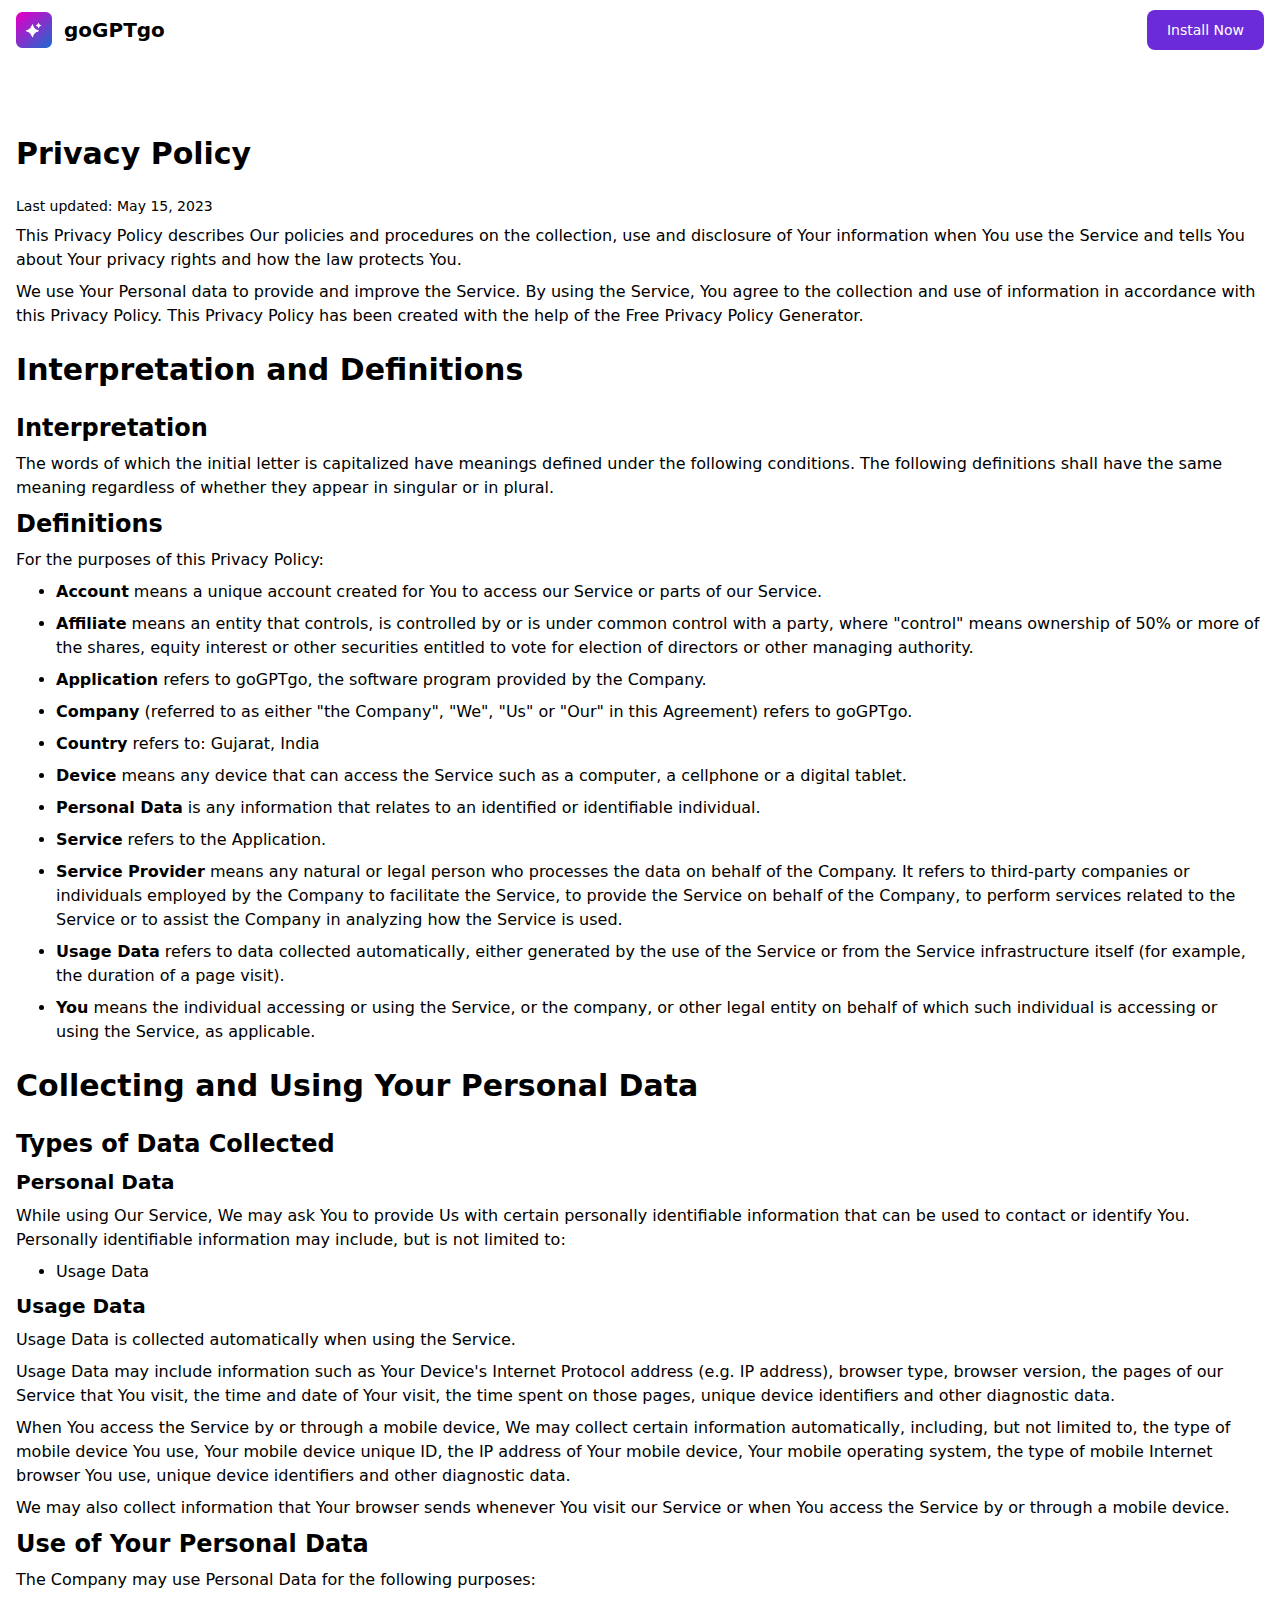
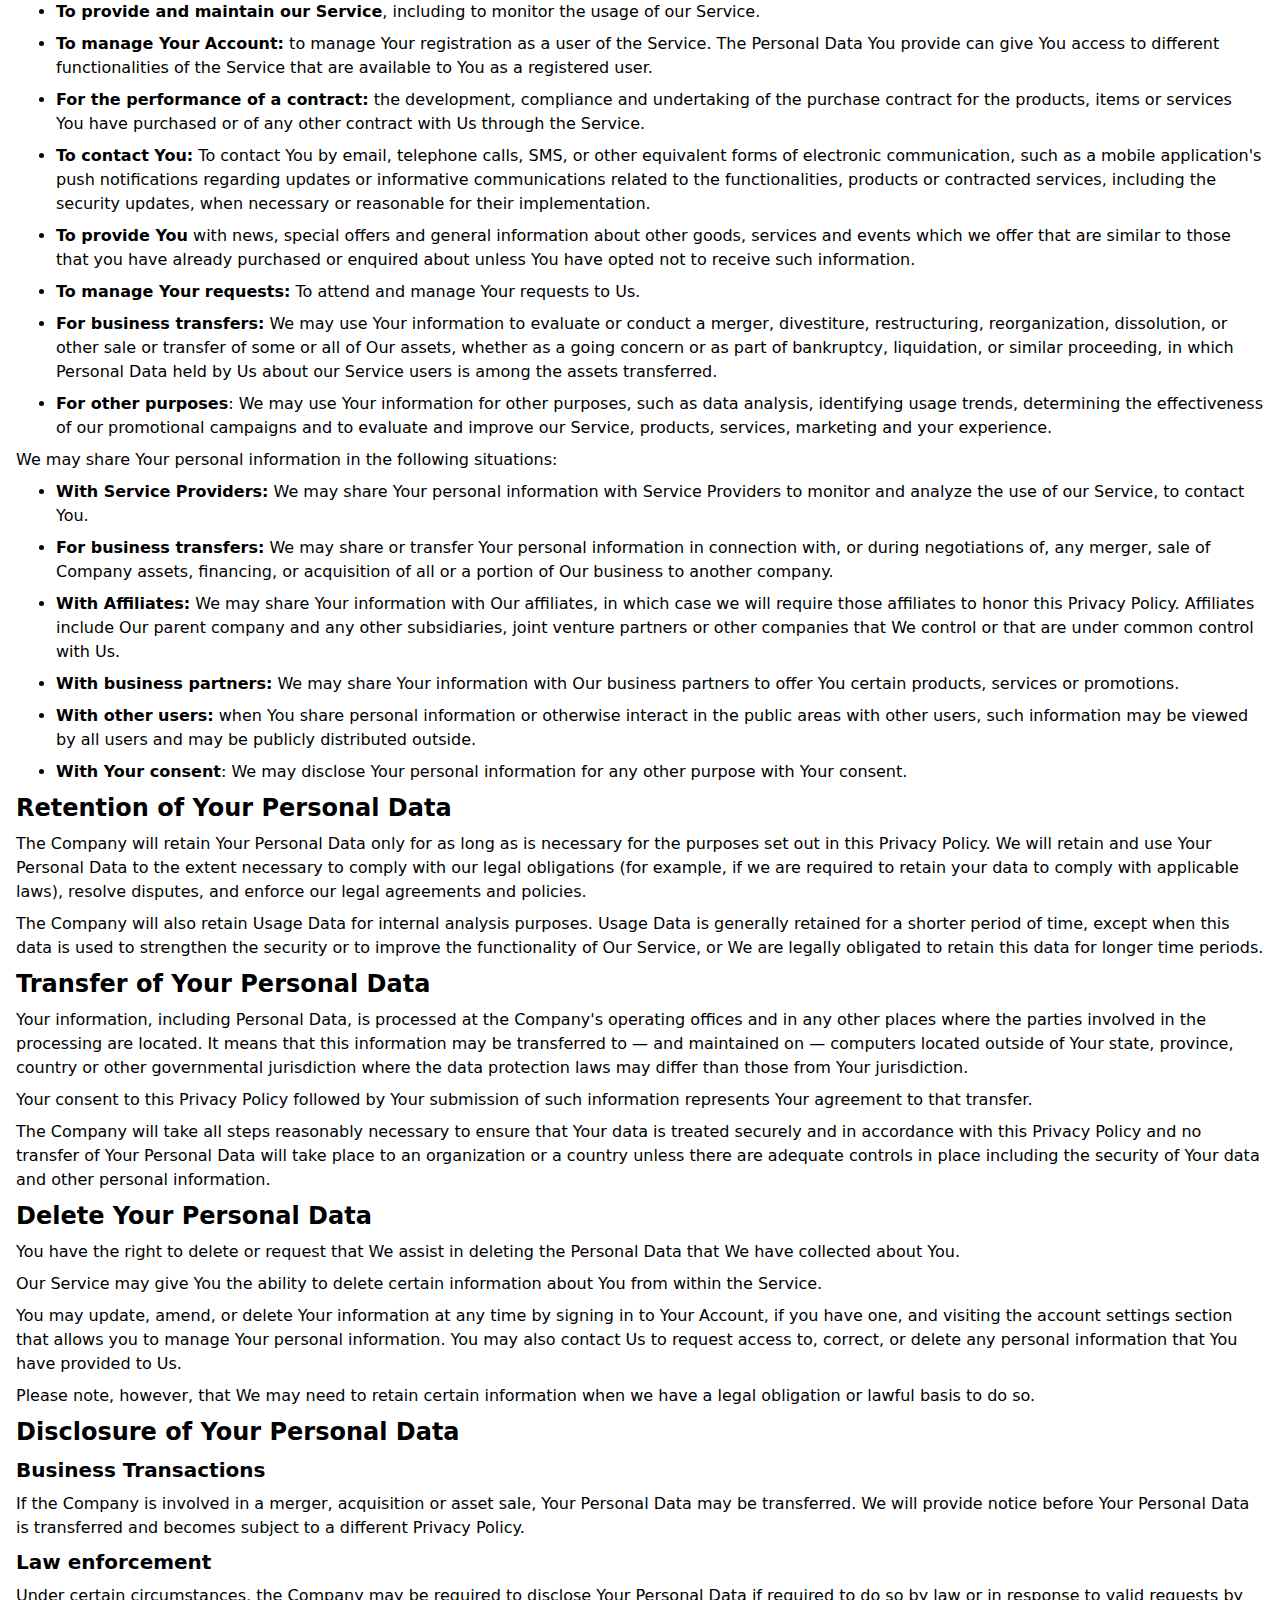
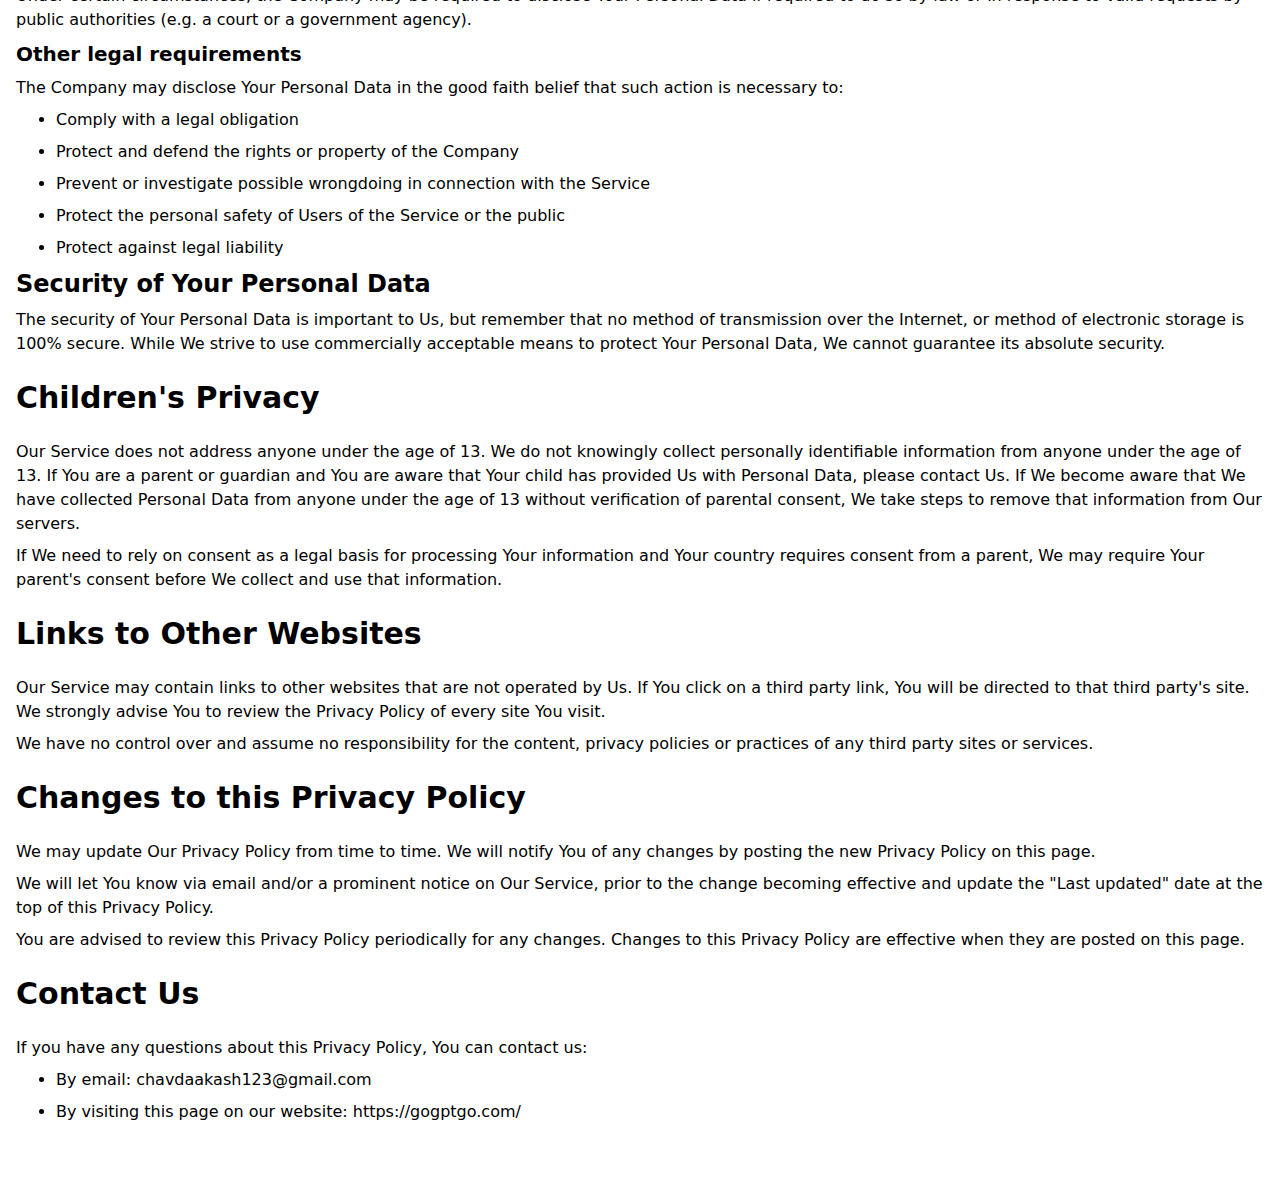
<file: privacy-policy.html>
<!DOCTYPE html>
<html lang="en" class="scroll-smooth">
  <head>
    <link
      rel="canonical"
      href="https://https://demo.themesberg.com/landwind/"
    />
    <meta charset="UTF-8" />
    <meta http-equiv="X-UA-Compatible" content="IE=edge" />
    <meta name="viewport" content="width=device-width, initial-scale=1.0" />
    <title>goGPTgo - Your Personal Writing Companion</title>

    <!-- Meta SEO -->
    <meta name="title" content="goGPTgo - Your Personal Writing Companion" />
    <meta
      name="description"
      content="goGPTgo is your personal writing companion. Improve your writing at your finger tips."
    />
    <meta http-equiv="Content-Type" content="text/html; charset=utf-8" />
    <meta name="language" content="English" />

    <!-- Social media share -->
    <meta
      property="og:title"
      content="goGPTgo - Your Personal Writing Companion"
    />
    <meta property="og:url" content="https://gogptgo.com/" />
    <meta
      property="og:description"
      content="goGPTgo is your personal writing companion. Improve your writing at your finger tips."
    />
    <meta property="og:type" content="" />
    <meta
      property="og:image"
      content="https://themesbergs.s3.us-east-2.amazonaws.com/public/github/landwind/og-image.png"
    />
    <meta name="twitter:card" content="summary" />

    <!-- Favicon -->
    <link rel="apple-touch-icon" sizes="180x180" href="/icon-256x256.png" />
    <link rel="icon" type="image/png" sizes="32x32" href="/icon-72x72.png" />
    <link rel="icon" type="image/png" sizes="16x16" href="/icon-72x72.png" />
    <link rel="manifest" href="/site.webmanifest" />
    <meta name="msapplication-TileColor" content="#da532c" />
    <meta name="theme-color" content="#ffffff" />
    <link href="./output.css" rel="stylesheet" />
    <script async defer src="https://buttons.github.io/buttons.js"></script>
  </head>
  <body>
    <header class="fixed w-full">
      <nav class="bg-white border-gray-200 py-2.5 dark:bg-gray-900">
        <div
          class="flex flex-wrap items-center justify-between max-w-screen-xl px-4 mx-auto"
        >
          <a href="./index.html" class="flex items-center">
            <img
              src="./images/logo.png"
              class="h-6 mr-3 sm:h-9"
              alt="Landwind Logo"
            />
            <span
              class="self-center text-xl font-semibold whitespace-nowrap dark:text-white"
              >goGPTgo</span
            >
          </a>
          <div class="flex items-center lg:order-2">
            <a
              href="https://chrome.google.com/webstore/detail/gogptgo/lnjfpppjiddgbjjkhkfbgbglghcmhppm"
              target="_blank"
              class="text-white bg-purple-700 hover:bg-purple-800 focus:ring-4 focus:ring-purple-300 font-medium rounded-lg text-sm px-4 lg:px-5 py-2 lg:py-2.5 sm:mr-2 lg:mr-0 dark:bg-purple-600 dark:hover:bg-purple-700 focus:outline-none dark:focus:ring-purple-800"
              >Install Now</a
            >
            <button
              data-collapse-toggle="mobile-menu-2"
              type="button"
              class="inline-flex items-center p-2 ml-1 text-sm text-gray-500 rounded-lg lg:hidden hover:bg-gray-100 focus:outline-none focus:ring-2 focus:ring-gray-200 dark:text-gray-400 dark:hover:bg-gray-700 dark:focus:ring-gray-600"
              aria-controls="mobile-menu-2"
              aria-expanded="false"
            >
              <span class="sr-only">Open main menu</span>
              <svg
                class="w-6 h-6"
                fill="currentColor"
                viewBox="0 0 20 20"
                xmlns="http://www.w3.org/2000/svg"
              >
                <path
                  fill-rule="evenodd"
                  d="M3 5a1 1 0 011-1h12a1 1 0 110 2H4a1 1 0 01-1-1zM3 10a1 1 0 011-1h12a1 1 0 110 2H4a1 1 0 01-1-1zM3 15a1 1 0 011-1h12a1 1 0 110 2H4a1 1 0 01-1-1z"
                  clip-rule="evenodd"
                ></path>
              </svg>
              <svg
                class="hidden w-6 h-6"
                fill="currentColor"
                viewBox="0 0 20 20"
                xmlns="http://www.w3.org/2000/svg"
              >
                <path
                  fill-rule="evenodd"
                  d="M4.293 4.293a1 1 0 011.414 0L10 8.586l4.293-4.293a1 1 0 111.414 1.414L11.414 10l4.293 4.293a1 1 0 01-1.414 1.414L10 11.414l-4.293 4.293a1 1 0 01-1.414-1.414L8.586 10 4.293 5.707a1 1 0 010-1.414z"
                  clip-rule="evenodd"
                ></path>
              </svg>
            </button>
          </div>
        </div>
      </nav>
    </header>

    <div
      class="max-w-screen-xl px-4 pt-20 pb-8 mx-auto lg:gap-8 xl:gap-0 lg:py-16 lg:grid-cols-12 lg:pt-28"
    >
      <h1 class="my-6 text-3xl font-bold">Privacy Policy</h1>
      <p class="text-sm">Last updated: May 15, 2023</p>
      <p class="my-2">
        This Privacy Policy describes Our policies and procedures on the
        collection, use and disclosure of Your information when You use the
        Service and tells You about Your privacy rights and how the law protects
        You.
      </p>
      <p class="my-2">
        We use Your Personal data to provide and improve the Service. By using
        the Service, You agree to the collection and use of information in
        accordance with this Privacy Policy. This Privacy Policy has been
        created with the help of the
        <a
          href="https://www.freeprivacypolicy.com/free-privacy-policy-generator/"
          target="_blank"
          >Free Privacy Policy Generator</a
        >.
      </p>
      <h1 class="my-6 text-3xl font-bold">Interpretation and Definitions</h1>
      <h2 class="text-2xl font-bold my-2">Interpretation</h2>
      <p class="my-2">
        The words of which the initial letter is capitalized have meanings
        defined under the following conditions. The following definitions shall
        have the same meaning regardless of whether they appear in singular or
        in plural.
      </p>
      <h2 class="text-2xl font-bold my-2">Definitions</h2>
      <p class="my-2">For the purposes of this Privacy Policy:</p>
      <ul class="list-disc pl-10">
        <li class="my-2">
          <p class="my-2">
            <strong>Account</strong> means a unique account created for You to
            access our Service or parts of our Service.
          </p>
        </li>
        <li class="my-2">
          <p class="my-2">
            <strong>Affiliate</strong> means an entity that controls, is
            controlled by or is under common control with a party, where
            &quot;control&quot; means ownership of 50% or more of the shares,
            equity interest or other securities entitled to vote for election of
            directors or other managing authority.
          </p>
        </li>
        <li class="my-2">
          <p class="my-2">
            <strong>Application</strong> refers to goGPTgo, the software program
            provided by the Company.
          </p>
        </li>
        <li class="my-2">
          <p class="my-2">
            <strong>Company</strong> (referred to as either &quot;the
            Company&quot;, &quot;We&quot;, &quot;Us&quot; or &quot;Our&quot; in
            this Agreement) refers to goGPTgo.
          </p>
        </li>
        <li class="my-2">
          <p class="my-2"><strong>Country</strong> refers to: Gujarat, India</p>
        </li>
        <li class="my-2">
          <p class="my-2">
            <strong>Device</strong> means any device that can access the Service
            such as a computer, a cellphone or a digital tablet.
          </p>
        </li>
        <li class="my-2">
          <p class="my-2">
            <strong>Personal Data</strong> is any information that relates to an
            identified or identifiable individual.
          </p>
        </li>
        <li class="my-2">
          <p class="my-2">
            <strong>Service</strong> refers to the Application.
          </p>
        </li>
        <li class="my-2">
          <p class="my-2">
            <strong>Service Provider</strong> means any natural or legal person
            who processes the data on behalf of the Company. It refers to
            third-party companies or individuals employed by the Company to
            facilitate the Service, to provide the Service on behalf of the
            Company, to perform services related to the Service or to assist the
            Company in analyzing how the Service is used.
          </p>
        </li>
        <li class="my-2">
          <p class="my-2">
            <strong>Usage Data</strong> refers to data collected automatically,
            either generated by the use of the Service or from the Service
            infrastructure itself (for example, the duration of a page visit).
          </p>
        </li>
        <li class="my-2">
          <p class="my-2">
            <strong>You</strong> means the individual accessing or using the
            Service, or the company, or other legal entity on behalf of which
            such individual is accessing or using the Service, as applicable.
          </p>
        </li>
      </ul>
      <h1 class="my-6 text-3xl font-bold" class="mb-2 text-3xl font-bold">
        Collecting and Using Your Personal Data
      </h1>
      <h2 class="text-2xl font-bold my-2">Types of Data Collected</h2>
      <h3 class="text-xl font-bold my-2">Personal Data</h3>
      <p class="my-2">
        While using Our Service, We may ask You to provide Us with certain
        personally identifiable information that can be used to contact or
        identify You. Personally identifiable information may include, but is
        not limited to:
      </p>
      <ul class="list-disc pl-10">
        <li class="my-2">Usage Data</li>
      </ul>
      <h3 class="text-xl font-bold my-2">Usage Data</h3>
      <p class="my-2">
        Usage Data is collected automatically when using the Service.
      </p>
      <p class="my-2">
        Usage Data may include information such as Your Device's Internet
        Protocol address (e.g. IP address), browser type, browser version, the
        pages of our Service that You visit, the time and date of Your visit,
        the time spent on those pages, unique device identifiers and other
        diagnostic data.
      </p>
      <p class="my-2">
        When You access the Service by or through a mobile device, We may
        collect certain information automatically, including, but not limited
        to, the type of mobile device You use, Your mobile device unique ID, the
        IP address of Your mobile device, Your mobile operating system, the type
        of mobile Internet browser You use, unique device identifiers and other
        diagnostic data.
      </p>
      <p class="my-2">
        We may also collect information that Your browser sends whenever You
        visit our Service or when You access the Service by or through a mobile
        device.
      </p>
      <h2 class="text-2xl font-bold my-2">Use of Your Personal Data</h2>
      <p class="my-2">
        The Company may use Personal Data for the following purposes:
      </p>
      <ul class="list-disc pl-10">
        <li class="my-2">
          <p class="my-2">
            <strong>To provide and maintain our Service</strong>, including to
            monitor the usage of our Service.
          </p>
        </li>
        <li class="my-2">
          <p class="my-2">
            <strong>To manage Your Account:</strong> to manage Your registration
            as a user of the Service. The Personal Data You provide can give You
            access to different functionalities of the Service that are
            available to You as a registered user.
          </p>
        </li>
        <li class="my-2">
          <p class="my-2">
            <strong>For the performance of a contract:</strong> the development,
            compliance and undertaking of the purchase contract for the
            products, items or services You have purchased or of any other
            contract with Us through the Service.
          </p>
        </li>
        <li class="my-2">
          <p class="my-2">
            <strong>To contact You:</strong> To contact You by email, telephone
            calls, SMS, or other equivalent forms of electronic communication,
            such as a mobile application's push notifications regarding updates
            or informative communications related to the functionalities,
            products or contracted services, including the security updates,
            when necessary or reasonable for their implementation.
          </p>
        </li>
        <li class="my-2">
          <p class="my-2">
            <strong>To provide You</strong> with news, special offers and
            general information about other goods, services and events which we
            offer that are similar to those that you have already purchased or
            enquired about unless You have opted not to receive such
            information.
          </p>
        </li>
        <li class="my-2">
          <p class="my-2">
            <strong>To manage Your requests:</strong> To attend and manage Your
            requests to Us.
          </p>
        </li>
        <li class="my-2">
          <p class="my-2">
            <strong>For business transfers:</strong> We may use Your information
            to evaluate or conduct a merger, divestiture, restructuring,
            reorganization, dissolution, or other sale or transfer of some or
            all of Our assets, whether as a going concern or as part of
            bankruptcy, liquidation, or similar proceeding, in which Personal
            Data held by Us about our Service users is among the assets
            transferred.
          </p>
        </li>
        <li class="my-2">
          <p class="my-2">
            <strong>For other purposes</strong>: We may use Your information for
            other purposes, such as data analysis, identifying usage trends,
            determining the effectiveness of our promotional campaigns and to
            evaluate and improve our Service, products, services, marketing and
            your experience.
          </p>
        </li>
      </ul>
      <p class="my-2">
        We may share Your personal information in the following situations:
      </p>
      <ul class="list-disc pl-10">
        <li class="my-2">
          <strong>With Service Providers:</strong> We may share Your personal
          information with Service Providers to monitor and analyze the use of
          our Service, to contact You.
        </li>
        <li class="my-2">
          <strong>For business transfers:</strong> We may share or transfer Your
          personal information in connection with, or during negotiations of,
          any merger, sale of Company assets, financing, or acquisition of all
          or a portion of Our business to another company.
        </li>
        <li class="my-2">
          <strong>With Affiliates:</strong> We may share Your information with
          Our affiliates, in which case we will require those affiliates to
          honor this Privacy Policy. Affiliates include Our parent company and
          any other subsidiaries, joint venture partners or other companies that
          We control or that are under common control with Us.
        </li>
        <li class="my-2">
          <strong>With business partners:</strong> We may share Your information
          with Our business partners to offer You certain products, services or
          promotions.
        </li>
        <li class="my-2">
          <strong>With other users:</strong> when You share personal information
          or otherwise interact in the public areas with other users, such
          information may be viewed by all users and may be publicly distributed
          outside.
        </li>
        <li class="my-2">
          <strong>With Your consent</strong>: We may disclose Your personal
          information for any other purpose with Your consent.
        </li>
      </ul>
      <h2 class="text-2xl font-bold my-2">Retention of Your Personal Data</h2>
      <p class="my-2">
        The Company will retain Your Personal Data only for as long as is
        necessary for the purposes set out in this Privacy Policy. We will
        retain and use Your Personal Data to the extent necessary to comply with
        our legal obligations (for example, if we are required to retain your
        data to comply with applicable laws), resolve disputes, and enforce our
        legal agreements and policies.
      </p>
      <p class="my-2">
        The Company will also retain Usage Data for internal analysis purposes.
        Usage Data is generally retained for a shorter period of time, except
        when this data is used to strengthen the security or to improve the
        functionality of Our Service, or We are legally obligated to retain this
        data for longer time periods.
      </p>
      <h2 class="text-2xl font-bold my-2">Transfer of Your Personal Data</h2>
      <p class="my-2">
        Your information, including Personal Data, is processed at the Company's
        operating offices and in any other places where the parties involved in
        the processing are located. It means that this information may be
        transferred to — and maintained on — computers located outside of Your
        state, province, country or other governmental jurisdiction where the
        data protection laws may differ than those from Your jurisdiction.
      </p>
      <p class="my-2">
        Your consent to this Privacy Policy followed by Your submission of such
        information represents Your agreement to that transfer.
      </p>
      <p class="my-2">
        The Company will take all steps reasonably necessary to ensure that Your
        data is treated securely and in accordance with this Privacy Policy and
        no transfer of Your Personal Data will take place to an organization or
        a country unless there are adequate controls in place including the
        security of Your data and other personal information.
      </p>
      <h2 class="text-2xl font-bold my-2">Delete Your Personal Data</h2>
      <p class="my-2">
        You have the right to delete or request that We assist in deleting the
        Personal Data that We have collected about You.
      </p>
      <p class="my-2">
        Our Service may give You the ability to delete certain information about
        You from within the Service.
      </p>
      <p class="my-2">
        You may update, amend, or delete Your information at any time by signing
        in to Your Account, if you have one, and visiting the account settings
        section that allows you to manage Your personal information. You may
        also contact Us to request access to, correct, or delete any personal
        information that You have provided to Us.
      </p>
      <p class="my-2">
        Please note, however, that We may need to retain certain information
        when we have a legal obligation or lawful basis to do so.
      </p>
      <h2 class="text-2xl font-bold my-2">Disclosure of Your Personal Data</h2>
      <h3 class="text-xl font-bold my-2">Business Transactions</h3>
      <p class="my-2">
        If the Company is involved in a merger, acquisition or asset sale, Your
        Personal Data may be transferred. We will provide notice before Your
        Personal Data is transferred and becomes subject to a different Privacy
        Policy.
      </p>
      <h3 class="text-xl font-bold my-2">Law enforcement</h3>
      <p class="my-2">
        Under certain circumstances, the Company may be required to disclose
        Your Personal Data if required to do so by law or in response to valid
        requests by public authorities (e.g. a court or a government agency).
      </p>
      <h3 class="text-xl font-bold my-2">Other legal requirements</h3>
      <p class="my-2">
        The Company may disclose Your Personal Data in the good faith belief
        that such action is necessary to:
      </p>
      <ul class="list-disc pl-10">
        <li class="my-2">Comply with a legal obligation</li>
        <li class="my-2">
          Protect and defend the rights or property of the Company
        </li>
        <li class="my-2">
          Prevent or investigate possible wrongdoing in connection with the
          Service
        </li>
        <li class="my-2">
          Protect the personal safety of Users of the Service or the public
        </li>
        <li class="my-2">Protect against legal liability</li>
      </ul>
      <h2 class="text-2xl font-bold my-2">Security of Your Personal Data</h2>
      <p class="my-2">
        The security of Your Personal Data is important to Us, but remember that
        no method of transmission over the Internet, or method of electronic
        storage is 100% secure. While We strive to use commercially acceptable
        means to protect Your Personal Data, We cannot guarantee its absolute
        security.
      </p>
      <h1 class="my-6 text-3xl font-bold" class="text-xl font-bold mt-5">
        Children's Privacy
      </h1>
      <p class="my-2">
        Our Service does not address anyone under the age of 13. We do not
        knowingly collect personally identifiable information from anyone under
        the age of 13. If You are a parent or guardian and You are aware that
        Your child has provided Us with Personal Data, please contact Us. If We
        become aware that We have collected Personal Data from anyone under the
        age of 13 without verification of parental consent, We take steps to
        remove that information from Our servers.
      </p>
      <p class="my-2">
        If We need to rely on consent as a legal basis for processing Your
        information and Your country requires consent from a parent, We may
        require Your parent's consent before We collect and use that
        information.
      </p>
      <h1 class="my-6 text-3xl font-bold">Links to Other Websites</h1>
      <p class="my-2">
        Our Service may contain links to other websites that are not operated by
        Us. If You click on a third party link, You will be directed to that
        third party's site. We strongly advise You to review the Privacy Policy
        of every site You visit.
      </p>
      <p class="my-2">
        We have no control over and assume no responsibility for the content,
        privacy policies or practices of any third party sites or services.
      </p>
      <h1 class="my-6 text-3xl font-bold">Changes to this Privacy Policy</h1>
      <p class="my-2">
        We may update Our Privacy Policy from time to time. We will notify You
        of any changes by posting the new Privacy Policy on this page.
      </p>
      <p class="my-2">
        We will let You know via email and/or a prominent notice on Our Service,
        prior to the change becoming effective and update the &quot;Last
        updated&quot; date at the top of this Privacy Policy.
      </p>
      <p class="my-2">
        You are advised to review this Privacy Policy periodically for any
        changes. Changes to this Privacy Policy are effective when they are
        posted on this page.
      </p>
      <h1 class="my-6 text-3xl font-bold">Contact Us</h1>
      <p class="my-2">
        If you have any questions about this Privacy Policy, You can contact us:
      </p>
      <ul class="list-disc pl-10">
        <li class="my-2">
          <p class="my-2">By email: chavdaakash123@gmail.com</p>
        </li>
        <li class="my-2">
          By visiting this page on our website:
          <a
            href="https://gogptgo.com/"
            rel="external nofollow noopener"
            target="_blank"
            >https://gogptgo.com/</a
          >
        </li>
      </ul>
    </div>
  </body>
</html>
</file>
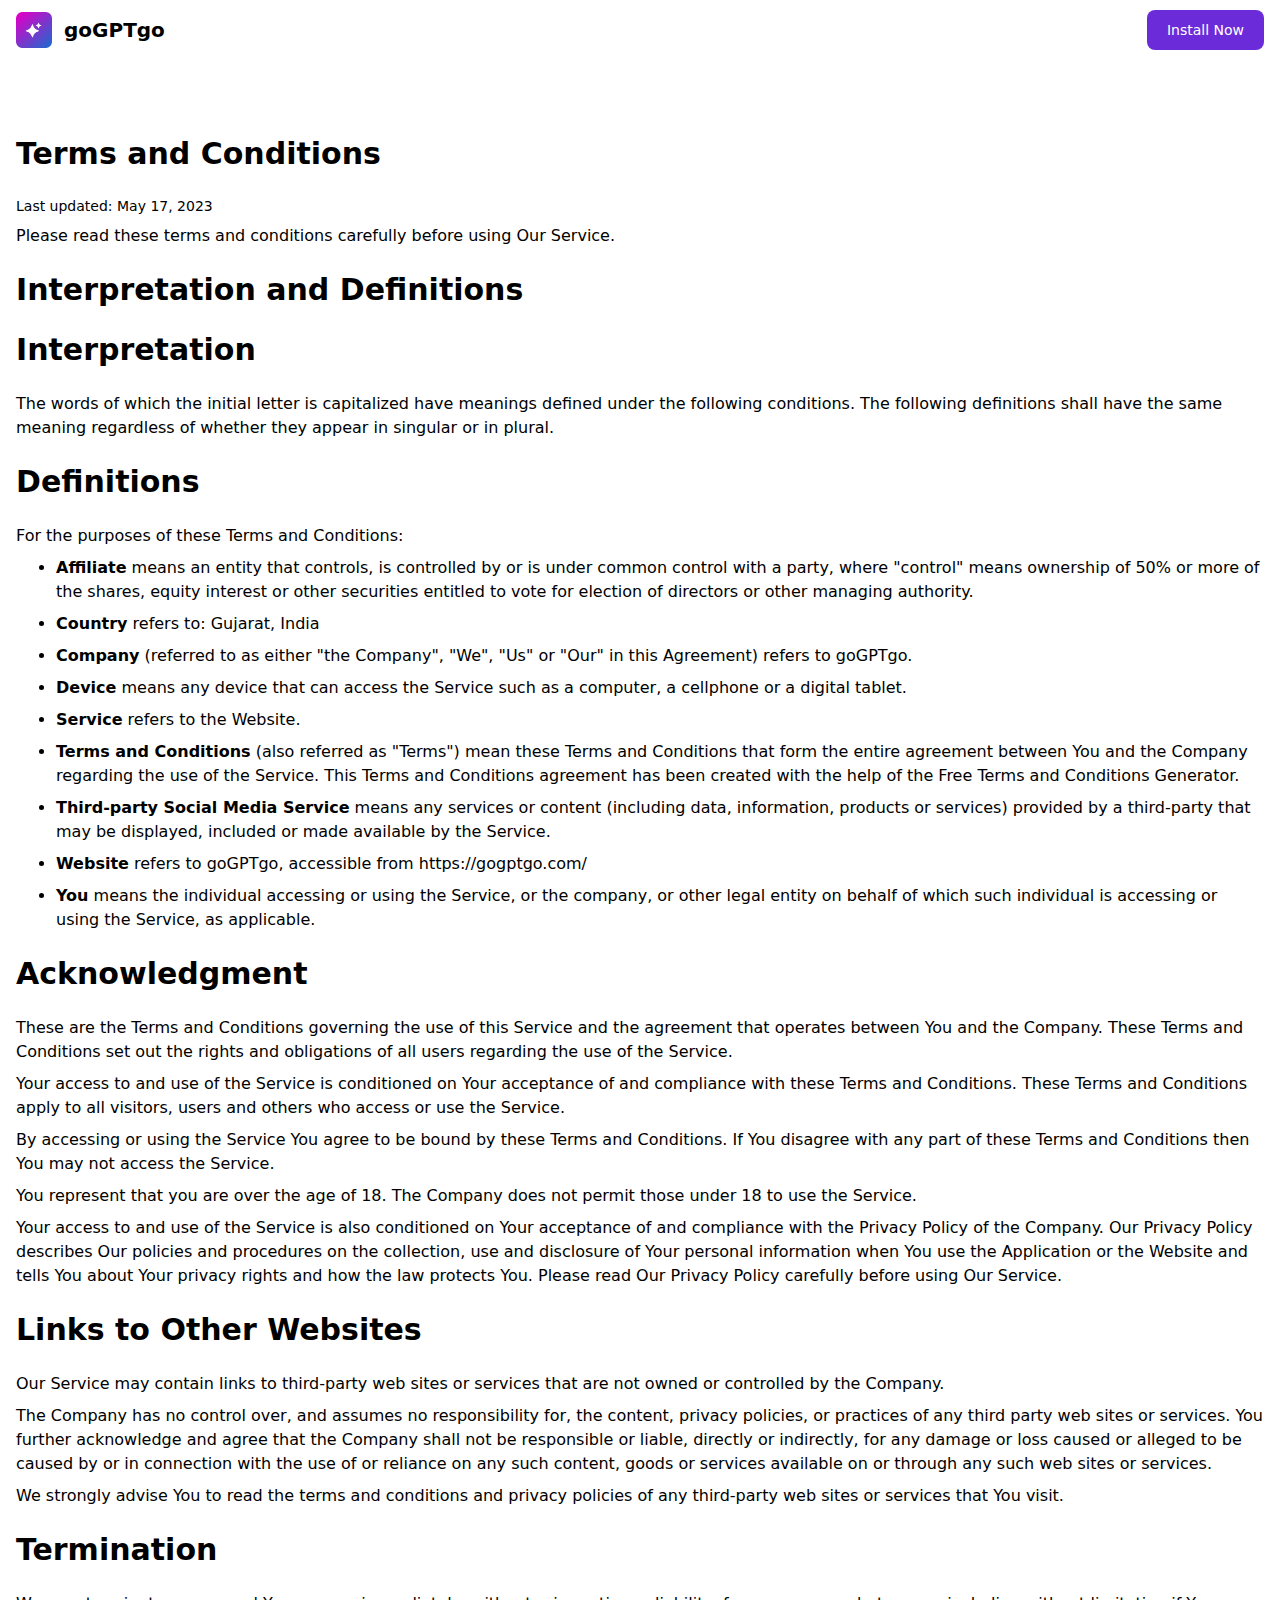
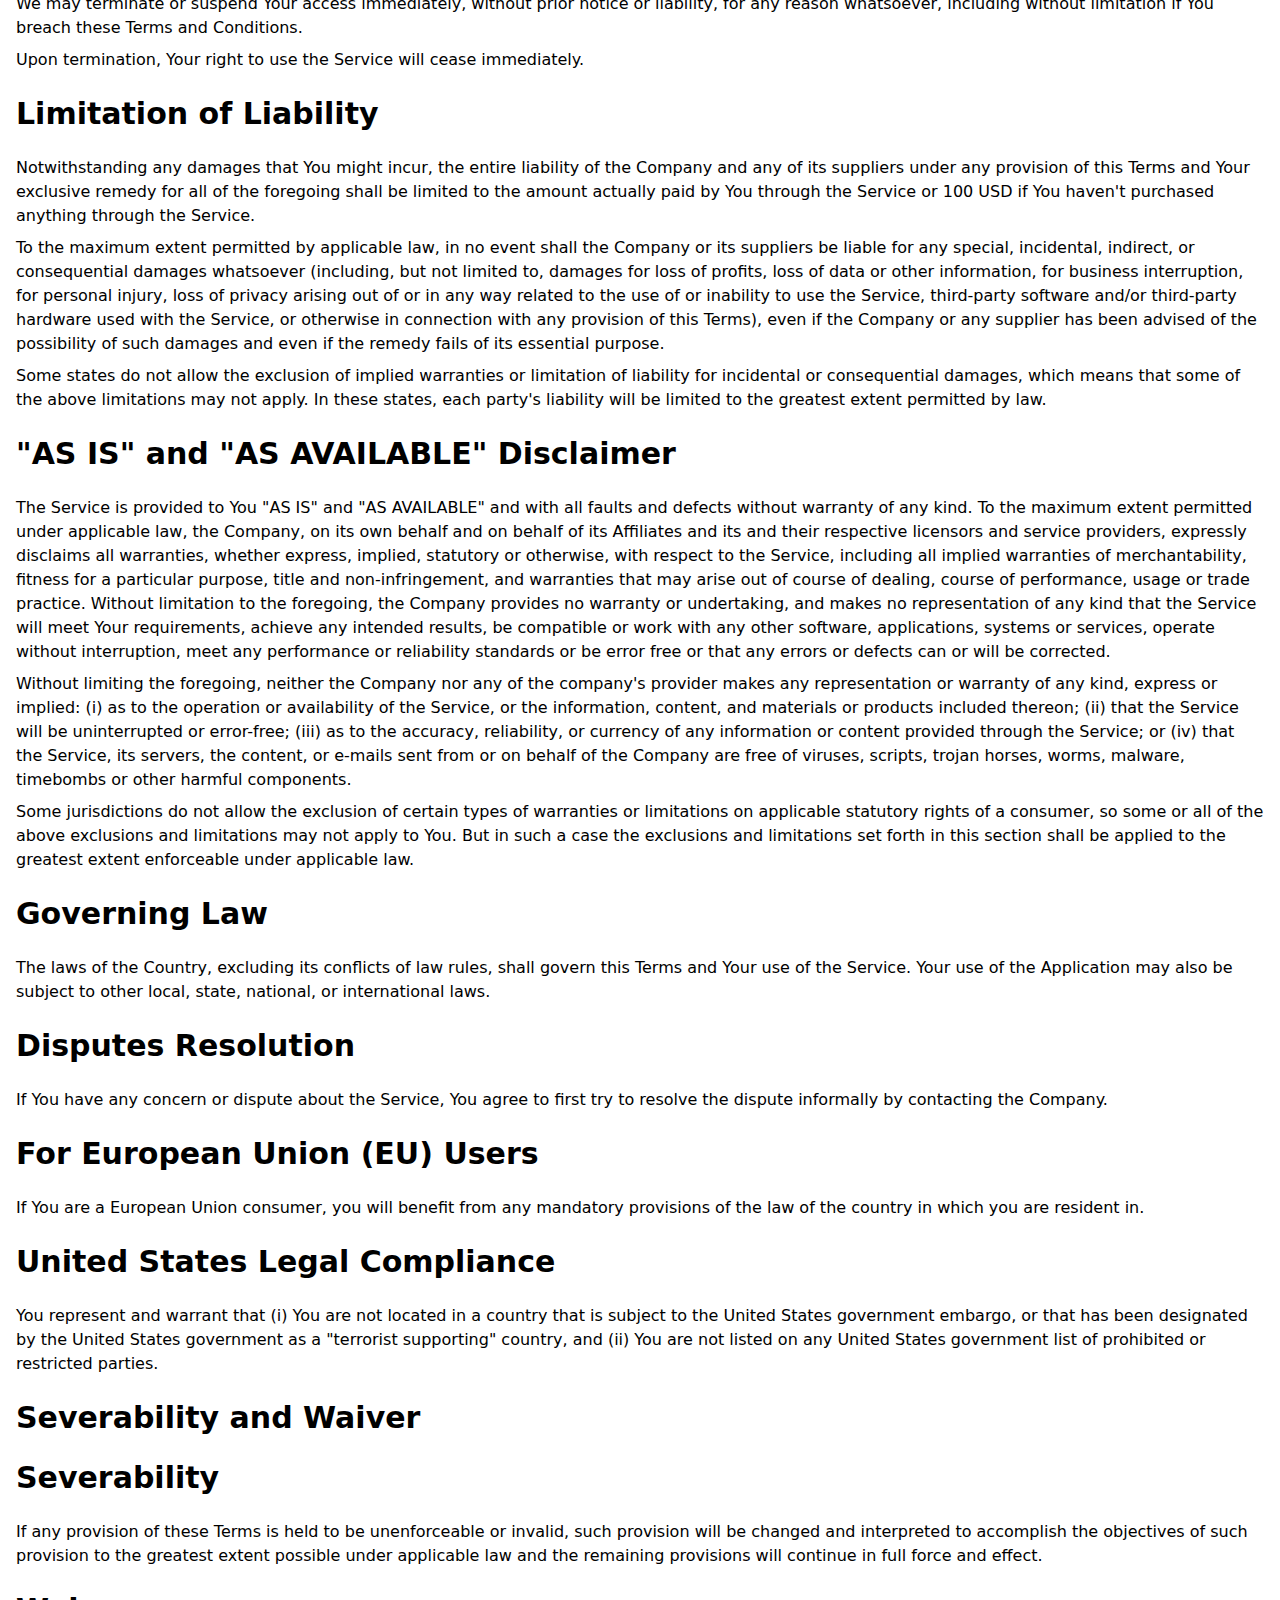
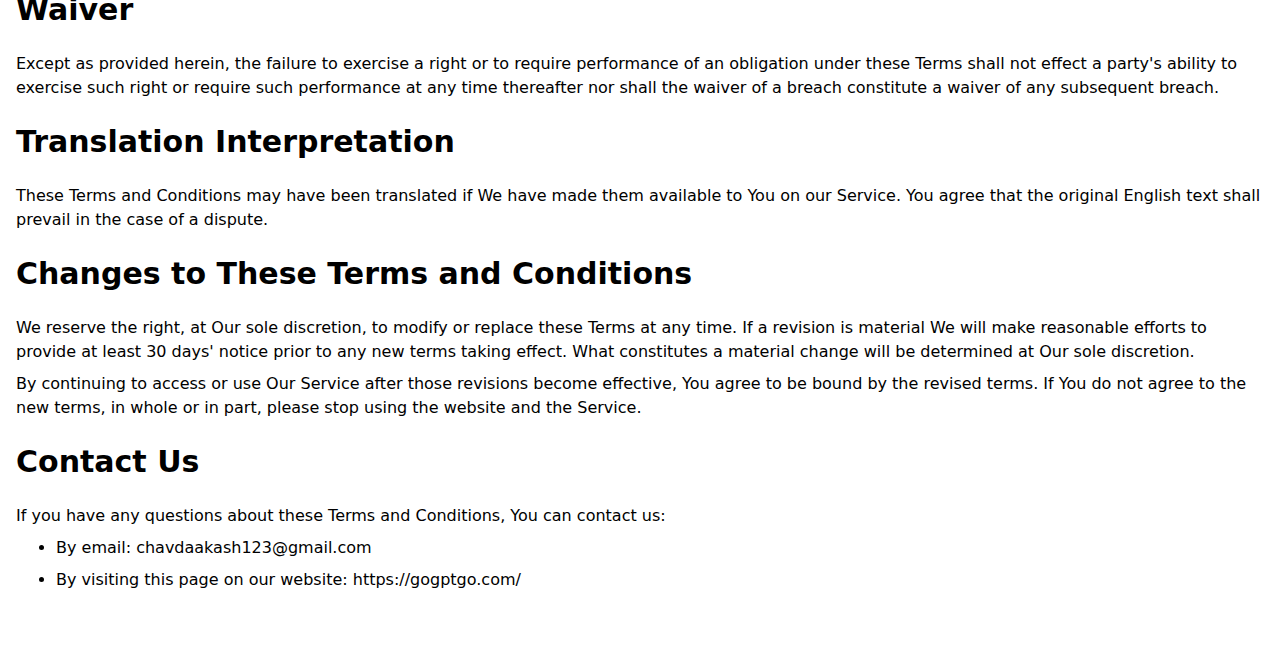
<file: terms.html>
<!DOCTYPE html>
<html lang="en" class="scroll-smooth">
  <head>
    <link
      rel="canonical"
      href="https://https://demo.themesberg.com/landwind/"
    />
    <meta charset="UTF-8" />
    <meta http-equiv="X-UA-Compatible" content="IE=edge" />
    <meta name="viewport" content="width=device-width, initial-scale=1.0" />
    <title>goGPTgo - Your Personal Writing Companion</title>

    <!-- Meta SEO -->
    <meta name="title" content="goGPTgo - Your Personal Writing Companion" />
    <meta
      name="description"
      content="goGPTgo is your personal writing companion. Improve your writing at your finger tips."
    />
    <meta http-equiv="Content-Type" content="text/html; charset=utf-8" />
    <meta name="language" content="English" />

    <!-- Social media share -->
    <meta
      property="og:title"
      content="goGPTgo - Your Personal Writing Companion"
    />
    <meta property="og:url" content="https://gogptgo.com/" />
    <meta
      property="og:description"
      content="goGPTgo is your personal writing companion. Improve your writing at your finger tips."
    />
    <meta property="og:type" content="" />
    <meta
      property="og:image"
      content="https://themesbergs.s3.us-east-2.amazonaws.com/public/github/landwind/og-image.png"
    />
    <meta name="twitter:card" content="summary" />

    <!-- Favicon -->
    <link rel="apple-touch-icon" sizes="180x180" href="/icon-256x256.png" />
    <link rel="icon" type="image/png" sizes="32x32" href="/icon-72x72.png" />
    <link rel="icon" type="image/png" sizes="16x16" href="/icon-72x72.png" />
    <link rel="manifest" href="/site.webmanifest" />
    <meta name="msapplication-TileColor" content="#da532c" />
    <meta name="theme-color" content="#ffffff" />
    <link href="./output.css" rel="stylesheet" />
    <script async defer src="https://buttons.github.io/buttons.js"></script>
  </head>
  <body>
    <header class="fixed w-full">
      <nav class="bg-white border-gray-200 py-2.5 dark:bg-gray-900">
        <div
          class="flex flex-wrap items-center justify-between max-w-screen-xl px-4 mx-auto"
        >
          <a href="./index.html" class="flex items-center">
            <img
              src="./images/logo.png"
              class="h-6 mr-3 sm:h-9"
              alt="Landwind Logo"
            />
            <span
              class="self-center text-xl font-semibold whitespace-nowrap dark:text-white"
              >goGPTgo</span
            >
          </a>
          <div class="flex items-center lg:order-2">
            <a
              href="https://chrome.google.com/webstore/detail/gogptgo/lnjfpppjiddgbjjkhkfbgbglghcmhppm"
              target="_blank"
              class="text-white bg-purple-700 hover:bg-purple-800 focus:ring-4 focus:ring-purple-300 font-medium rounded-lg text-sm px-4 lg:px-5 py-2 lg:py-2.5 sm:mr-2 lg:mr-0 dark:bg-purple-600 dark:hover:bg-purple-700 focus:outline-none dark:focus:ring-purple-800"
              >Install Now</a
            >
            <button
              data-collapse-toggle="mobile-menu-2"
              type="button"
              class="inline-flex items-center p-2 ml-1 text-sm text-gray-500 rounded-lg lg:hidden hover:bg-gray-100 focus:outline-none focus:ring-2 focus:ring-gray-200 dark:text-gray-400 dark:hover:bg-gray-700 dark:focus:ring-gray-600"
              aria-controls="mobile-menu-2"
              aria-expanded="false"
            >
              <span class="sr-only">Open main menu</span>
              <svg
                class="w-6 h-6"
                fill="currentColor"
                viewBox="0 0 20 20"
                xmlns="http://www.w3.org/2000/svg"
              >
                <path
                  fill-rule="evenodd"
                  d="M3 5a1 1 0 011-1h12a1 1 0 110 2H4a1 1 0 01-1-1zM3 10a1 1 0 011-1h12a1 1 0 110 2H4a1 1 0 01-1-1zM3 15a1 1 0 011-1h12a1 1 0 110 2H4a1 1 0 01-1-1z"
                  clip-rule="evenodd"
                ></path>
              </svg>
              <svg
                class="hidden w-6 h-6"
                fill="currentColor"
                viewBox="0 0 20 20"
                xmlns="http://www.w3.org/2000/svg"
              >
                <path
                  fill-rule="evenodd"
                  d="M4.293 4.293a1 1 0 011.414 0L10 8.586l4.293-4.293a1 1 0 111.414 1.414L11.414 10l4.293 4.293a1 1 0 01-1.414 1.414L10 11.414l-4.293 4.293a1 1 0 01-1.414-1.414L8.586 10 4.293 5.707a1 1 0 010-1.414z"
                  clip-rule="evenodd"
                ></path>
              </svg>
            </button>
          </div>
        </div>
      </nav>
    </header>

    <div
      class="max-w-screen-xl px-4 pt-20 pb-8 mx-auto lg:gap-8 xl:gap-0 lg:py-16 lg:grid-cols-12 lg:pt-28"
    >
      <h1 class="my-6 text-3xl font-bold">Terms and Conditions</h1>
      <p class="text-sm">Last updated: May 17, 2023</p>
      <p class="my-2">
        Please read these terms and conditions carefully before using Our
        Service.
      </p>
      <h1 class="my-6 text-3xl font-bold">Interpretation and Definitions</h1>
      <h1 class="my-6 text-3xl font-bold">Interpretation</h2>
      <p class="my-2">
        The words of which the initial letter is capitalized have meanings
        defined under the following conditions. The following definitions shall
        have the same meaning regardless of whether they appear in singular or
        in plural.
      </p>
      <h1 class="my-6 text-3xl font-bold">Definitions</h2>
      <p class="my-2">For the purposes of these Terms and Conditions:</p>
      <ul class="list-disc pl-10">
        <li class="my-2">
          <p class="my-2">
            <strong>Affiliate</strong> means an entity that controls, is
            controlled by or is under common control with a party, where
            &quot;control&quot; means ownership of 50% or more of the shares,
            equity interest or other securities entitled to vote for election of
            directors or other managing authority.
          </p>
        </li>
        <li class="my-2">
          <p class="my-2"><strong>Country</strong> refers to: Gujarat, India</p>
        </li>
        <li class="my-2">
          <p class="my-2">
            <strong>Company</strong> (referred to as either &quot;the
            Company&quot;, &quot;We&quot;, &quot;Us&quot; or &quot;Our&quot; in
            this Agreement) refers to goGPTgo.
          </p>
        </li>
        <li class="my-2">
          <p class="my-2">
            <strong>Device</strong> means any device that can access the Service
            such as a computer, a cellphone or a digital tablet.
          </p>
        </li>
        <li class="my-2">
          <p class="my-2"><strong>Service</strong> refers to the Website.</p>
        </li>
        <li class="my-2">
          <p class="my-2">
            <strong>Terms and Conditions</strong> (also referred as
            &quot;Terms&quot;) mean these Terms and Conditions that form the
            entire agreement between You and the Company regarding the use of
            the Service. This Terms and Conditions agreement has been created
            with the help of the
            <a
              href="https://www.freeprivacypolicy.com/free-terms-and-conditions-generator/"
              target="_blank"
              >Free Terms and Conditions Generator</a
            >.
          </p>
        </li>
        <li class="my-2">
          <p class="my-2">
            <strong>Third-party Social Media Service</strong> means any services
            or content (including data, information, products or services)
            provided by a third-party that may be displayed, included or made
            available by the Service.
          </p>
        </li>
        <li class="my-2">
          <p class="my-2">
            <strong>Website</strong> refers to goGPTgo, accessible from
            <a
              href="https://gogptgo.com/"
              rel="external nofollow noopener"
              target="_blank"
              >https://gogptgo.com/</a
            >
          </p>
        </li>
        <li class="my-2">
          <p class="my-2">
            <strong>You</strong> means the individual accessing or using the
            Service, or the company, or other legal entity on behalf of which
            such individual is accessing or using the Service, as applicable.
          </p>
        </li>
      </ul>
      <h1 class="my-6 text-3xl font-bold">Acknowledgment</h1>
      <p class="my-2">
        These are the Terms and Conditions governing the use of this Service and
        the agreement that operates between You and the Company. These Terms and
        Conditions set out the rights and obligations of all users regarding the
        use of the Service.
      </p>
      <p class="my-2">
        Your access to and use of the Service is conditioned on Your acceptance
        of and compliance with these Terms and Conditions. These Terms and
        Conditions apply to all visitors, users and others who access or use the
        Service.
      </p>
      <p class="my-2">
        By accessing or using the Service You agree to be bound by these Terms
        and Conditions. If You disagree with any part of these Terms and
        Conditions then You may not access the Service.
      </p>
      <p class="my-2">
        You represent that you are over the age of 18. The Company does not
        permit those under 18 to use the Service.
      </p>
      <p class="my-2">
        Your access to and use of the Service is also conditioned on Your
        acceptance of and compliance with the Privacy Policy of the Company. Our
        Privacy Policy describes Our policies and procedures on the collection,
        use and disclosure of Your personal information when You use the
        Application or the Website and tells You about Your privacy rights and
        how the law protects You. Please read Our Privacy Policy carefully
        before using Our Service.
      </p>
      <h1 class="my-6 text-3xl font-bold">Links to Other Websites</h1>
      <p class="my-2">
        Our Service may contain links to third-party web sites or services that
        are not owned or controlled by the Company.
      </p>
      <p class="my-2">
        The Company has no control over, and assumes no responsibility for, the
        content, privacy policies, or practices of any third party web sites or
        services. You further acknowledge and agree that the Company shall not
        be responsible or liable, directly or indirectly, for any damage or loss
        caused or alleged to be caused by or in connection with the use of or
        reliance on any such content, goods or services available on or through
        any such web sites or services.
      </p>
      <p class="my-2">
        We strongly advise You to read the terms and conditions and privacy
        policies of any third-party web sites or services that You visit.
      </p>
      <h1 class="my-6 text-3xl font-bold">Termination</h1>
      <p class="my-2">
        We may terminate or suspend Your access immediately, without prior
        notice or liability, for any reason whatsoever, including without
        limitation if You breach these Terms and Conditions.
      </p>
      <p class="my-2">
        Upon termination, Your right to use the Service will cease immediately.
      </p>
      <h1 class="my-6 text-3xl font-bold">Limitation of Liability</h1>
      <p class="my-2">
        Notwithstanding any damages that You might incur, the entire liability
        of the Company and any of its suppliers under any provision of this
        Terms and Your exclusive remedy for all of the foregoing shall be
        limited to the amount actually paid by You through the Service or 100
        USD if You haven't purchased anything through the Service.
      </p>
      <p class="my-2">
        To the maximum extent permitted by applicable law, in no event shall the
        Company or its suppliers be liable for any special, incidental,
        indirect, or consequential damages whatsoever (including, but not
        limited to, damages for loss of profits, loss of data or other
        information, for business interruption, for personal injury, loss of
        privacy arising out of or in any way related to the use of or inability
        to use the Service, third-party software and/or third-party hardware
        used with the Service, or otherwise in connection with any provision of
        this Terms), even if the Company or any supplier has been advised of the
        possibility of such damages and even if the remedy fails of its
        essential purpose.
      </p>
      <p class="my-2">
        Some states do not allow the exclusion of implied warranties or
        limitation of liability for incidental or consequential damages, which
        means that some of the above limitations may not apply. In these states,
        each party's liability will be limited to the greatest extent permitted
        by law.
      </p>
      <h1 class="my-6 text-3xl font-bold">&quot;AS IS&quot; and &quot;AS AVAILABLE&quot; Disclaimer</h1>
      <p class="my-2">
        The Service is provided to You &quot;AS IS&quot; and &quot;AS
        AVAILABLE&quot; and with all faults and defects without warranty of any
        kind. To the maximum extent permitted under applicable law, the Company,
        on its own behalf and on behalf of its Affiliates and its and their
        respective licensors and service providers, expressly disclaims all
        warranties, whether express, implied, statutory or otherwise, with
        respect to the Service, including all implied warranties of
        merchantability, fitness for a particular purpose, title and
        non-infringement, and warranties that may arise out of course of
        dealing, course of performance, usage or trade practice. Without
        limitation to the foregoing, the Company provides no warranty or
        undertaking, and makes no representation of any kind that the Service
        will meet Your requirements, achieve any intended results, be compatible
        or work with any other software, applications, systems or services,
        operate without interruption, meet any performance or reliability
        standards or be error free or that any errors or defects can or will be
        corrected.
      </p>
      <p class="my-2">
        Without limiting the foregoing, neither the Company nor any of the
        company's provider makes any representation or warranty of any kind,
        express or implied: (i) as to the operation or availability of the
        Service, or the information, content, and materials or products included
        thereon; (ii) that the Service will be uninterrupted or error-free;
        (iii) as to the accuracy, reliability, or currency of any information or
        content provided through the Service; or (iv) that the Service, its
        servers, the content, or e-mails sent from or on behalf of the Company
        are free of viruses, scripts, trojan horses, worms, malware, timebombs
        or other harmful components.
      </p>
      <p class="my-2">
        Some jurisdictions do not allow the exclusion of certain types of
        warranties or limitations on applicable statutory rights of a consumer,
        so some or all of the above exclusions and limitations may not apply to
        You. But in such a case the exclusions and limitations set forth in this
        section shall be applied to the greatest extent enforceable under
        applicable law.
      </p>
      <h1 class="my-6 text-3xl font-bold">Governing Law</h1>
      <p class="my-2">
        The laws of the Country, excluding its conflicts of law rules, shall
        govern this Terms and Your use of the Service. Your use of the
        Application may also be subject to other local, state, national, or
        international laws.
      </p>
      <h1 class="my-6 text-3xl font-bold">Disputes Resolution</h1>
      <p class="my-2">
        If You have any concern or dispute about the Service, You agree to first
        try to resolve the dispute informally by contacting the Company.
      </p>
      <h1 class="my-6 text-3xl font-bold">For European Union (EU) Users</h1>
      <p class="my-2">
        If You are a European Union consumer, you will benefit from any
        mandatory provisions of the law of the country in which you are resident
        in.
      </p>
      <h1 class="my-6 text-3xl font-bold">United States Legal Compliance</h1>
      <p class="my-2">
        You represent and warrant that (i) You are not located in a country that
        is subject to the United States government embargo, or that has been
        designated by the United States government as a &quot;terrorist
        supporting&quot; country, and (ii) You are not listed on any United
        States government list of prohibited or restricted parties.
      </p>
      <h1 class="my-6 text-3xl font-bold">Severability and Waiver</h1>
      <h1 class="my-6 text-3xl font-bold">Severability</h2>
      <p class="my-2">
        If any provision of these Terms is held to be unenforceable or invalid,
        such provision will be changed and interpreted to accomplish the
        objectives of such provision to the greatest extent possible under
        applicable law and the remaining provisions will continue in full force
        and effect.
      </p>
      <h1 class="my-6 text-3xl font-bold">Waiver</h2>
      <p class="my-2">
        Except as provided herein, the failure to exercise a right or to require
        performance of an obligation under these Terms shall not effect a
        party's ability to exercise such right or require such performance at
        any time thereafter nor shall the waiver of a breach constitute a waiver
        of any subsequent breach.
      </p>
      <h1 class="my-6 text-3xl font-bold">Translation Interpretation</h1>
      <p class="my-2">
        These Terms and Conditions may have been translated if We have made them
        available to You on our Service. You agree that the original English
        text shall prevail in the case of a dispute.
      </p>
      <h1 class="my-6 text-3xl font-bold">Changes to These Terms and Conditions</h1>
      <p class="my-2">
        We reserve the right, at Our sole discretion, to modify or replace these
        Terms at any time. If a revision is material We will make reasonable
        efforts to provide at least 30 days' notice prior to any new terms
        taking effect. What constitutes a material change will be determined at
        Our sole discretion.
      </p>
      <p class="my-2">
        By continuing to access or use Our Service after those revisions become
        effective, You agree to be bound by the revised terms. If You do not
        agree to the new terms, in whole or in part, please stop using the
        website and the Service.
      </p>
      <h1 class="my-6 text-3xl font-bold">Contact Us</h1>
      <p class="my-2">
        If you have any questions about these Terms and Conditions, You can
        contact us:
      </p>
      <ul class="list-disc pl-10">
        <li class="my-2">
          <p class="my-2">By email: chavdaakash123@gmail.com</p>
        </li>
        <li class="my-2">
          <p class="my-2">
            By visiting this page on our website:
            <a
              href="https://gogptgo.com/"
              rel="external nofollow noopener"
              target="_blank"
              >https://gogptgo.com/</a
            >
          </p>
        </li>
      </ul>
    </div>
  </body>
</html>
</file>
<file: output.css>
/*
! tailwindcss v3.1.4 | MIT License | https://tailwindcss.com
*/

/*
1. Prevent padding and border from affecting element width. (https://github.com/mozdevs/cssremedy/issues/4)
2. Allow adding a border to an element by just adding a border-width. (https://github.com/tailwindcss/tailwindcss/pull/116)
*/

*,
::before,
::after {
  box-sizing: border-box;
  /* 1 */
  border-width: 0;
  /* 2 */
  border-style: solid;
  /* 2 */
  border-color: #E5E7EB;
  /* 2 */
}

::before,
::after {
  --tw-content: '';
}

/*
1. Use a consistent sensible line-height in all browsers.
2. Prevent adjustments of font size after orientation changes in iOS.
3. Use a more readable tab size.
4. Use the user's configured `sans` font-family by default.
*/

html {
  line-height: 1.5;
  /* 1 */
  -webkit-text-size-adjust: 100%;
  /* 2 */
  -moz-tab-size: 4;
  /* 3 */
  -o-tab-size: 4;
     tab-size: 4;
  /* 3 */
  font-family: ui-sans-serif, system-ui, -apple-system, BlinkMacSystemFont, "Segoe UI", Roboto, "Helvetica Neue", Arial, "Noto Sans", sans-serif, "Apple Color Emoji", "Segoe UI Emoji", "Segoe UI Symbol", "Noto Color Emoji";
  /* 4 */
}

/*
1. Remove the margin in all browsers.
2. Inherit line-height from `html` so users can set them as a class directly on the `html` element.
*/

body {
  margin: 0;
  /* 1 */
  line-height: inherit;
  /* 2 */
}

/*
1. Add the correct height in Firefox.
2. Correct the inheritance of border color in Firefox. (https://bugzilla.mozilla.org/show_bug.cgi?id=190655)
3. Ensure horizontal rules are visible by default.
*/

hr {
  height: 0;
  /* 1 */
  color: inherit;
  /* 2 */
  border-top-width: 1px;
  /* 3 */
}

/*
Add the correct text decoration in Chrome, Edge, and Safari.
*/

abbr:where([title]) {
  -webkit-text-decoration: underline dotted;
          text-decoration: underline dotted;
}

/*
Remove the default font size and weight for headings.
*/

h1,
h2,
h3,
h4,
h5,
h6 {
  font-size: inherit;
  font-weight: inherit;
}

/*
Reset links to optimize for opt-in styling instead of opt-out.
*/

a {
  color: inherit;
  text-decoration: inherit;
}

/*
Add the correct font weight in Edge and Safari.
*/

b,
strong {
  font-weight: bolder;
}

/*
1. Use the user's configured `mono` font family by default.
2. Correct the odd `em` font sizing in all browsers.
*/

code,
kbd,
samp,
pre {
  font-family: ui-monospace, SFMono-Regular, Menlo, Monaco, Consolas, "Liberation Mono", "Courier New", monospace;
  /* 1 */
  font-size: 1em;
  /* 2 */
}

/*
Add the correct font size in all browsers.
*/

small {
  font-size: 80%;
}

/*
Prevent `sub` and `sup` elements from affecting the line height in all browsers.
*/

sub,
sup {
  font-size: 75%;
  line-height: 0;
  position: relative;
  vertical-align: baseline;
}

sub {
  bottom: -0.25em;
}

sup {
  top: -0.5em;
}

/*
1. Remove text indentation from table contents in Chrome and Safari. (https://bugs.chromium.org/p/chromium/issues/detail?id=999088, https://bugs.webkit.org/show_bug.cgi?id=201297)
2. Correct table border color inheritance in all Chrome and Safari. (https://bugs.chromium.org/p/chromium/issues/detail?id=935729, https://bugs.webkit.org/show_bug.cgi?id=195016)
3. Remove gaps between table borders by default.
*/

table {
  text-indent: 0;
  /* 1 */
  border-color: inherit;
  /* 2 */
  border-collapse: collapse;
  /* 3 */
}

/*
1. Change the font styles in all browsers.
2. Remove the margin in Firefox and Safari.
3. Remove default padding in all browsers.
*/

button,
input,
optgroup,
select,
textarea {
  font-family: inherit;
  /* 1 */
  font-size: 100%;
  /* 1 */
  font-weight: inherit;
  /* 1 */
  line-height: inherit;
  /* 1 */
  color: inherit;
  /* 1 */
  margin: 0;
  /* 2 */
  padding: 0;
  /* 3 */
}

/*
Remove the inheritance of text transform in Edge and Firefox.
*/

button,
select {
  text-transform: none;
}

/*
1. Correct the inability to style clickable types in iOS and Safari.
2. Remove default button styles.
*/

button,
[type='button'],
[type='reset'],
[type='submit'] {
  -webkit-appearance: button;
  /* 1 */
  background-color: transparent;
  /* 2 */
  background-image: none;
  /* 2 */
}

/*
Use the modern Firefox focus style for all focusable elements.
*/

:-moz-focusring {
  outline: auto;
}

/*
Remove the additional `:invalid` styles in Firefox. (https://github.com/mozilla/gecko-dev/blob/2f9eacd9d3d995c937b4251a5557d95d494c9be1/layout/style/res/forms.css#L728-L737)
*/

:-moz-ui-invalid {
  box-shadow: none;
}

/*
Add the correct vertical alignment in Chrome and Firefox.
*/

progress {
  vertical-align: baseline;
}

/*
Correct the cursor style of increment and decrement buttons in Safari.
*/

::-webkit-inner-spin-button,
::-webkit-outer-spin-button {
  height: auto;
}

/*
1. Correct the odd appearance in Chrome and Safari.
2. Correct the outline style in Safari.
*/

[type='search'] {
  -webkit-appearance: textfield;
  /* 1 */
  outline-offset: -2px;
  /* 2 */
}

/*
Remove the inner padding in Chrome and Safari on macOS.
*/

::-webkit-search-decoration {
  -webkit-appearance: none;
}

/*
1. Correct the inability to style clickable types in iOS and Safari.
2. Change font properties to `inherit` in Safari.
*/

::-webkit-file-upload-button {
  -webkit-appearance: button;
  /* 1 */
  font: inherit;
  /* 2 */
}

/*
Add the correct display in Chrome and Safari.
*/

summary {
  display: list-item;
}

/*
Removes the default spacing and border for appropriate elements.
*/

blockquote,
dl,
dd,
h1,
h2,
h3,
h4,
h5,
h6,
hr,
figure,
p,
pre {
  margin: 0;
}

fieldset {
  margin: 0;
  padding: 0;
}

legend {
  padding: 0;
}

ol,
ul,
menu {
  list-style: none;
  margin: 0;
  padding: 0;
}

/*
Prevent resizing textareas horizontally by default.
*/

textarea {
  resize: vertical;
}

/*
1. Reset the default placeholder opacity in Firefox. (https://github.com/tailwindlabs/tailwindcss/issues/3300)
2. Set the default placeholder color to the user's configured gray 400 color.
*/

input::-moz-placeholder, textarea::-moz-placeholder {
  opacity: 1;
  /* 1 */
  color: #9CA3AF;
  /* 2 */
}

input:-ms-input-placeholder, textarea:-ms-input-placeholder {
  opacity: 1;
  /* 1 */
  color: #9CA3AF;
  /* 2 */
}

input::placeholder,
textarea::placeholder {
  opacity: 1;
  /* 1 */
  color: #9CA3AF;
  /* 2 */
}

/*
Set the default cursor for buttons.
*/

button,
[role="button"] {
  cursor: pointer;
}

/*
Make sure disabled buttons don't get the pointer cursor.
*/

:disabled {
  cursor: default;
}

/*
1. Make replaced elements `display: block` by default. (https://github.com/mozdevs/cssremedy/issues/14)
2. Add `vertical-align: middle` to align replaced elements more sensibly by default. (https://github.com/jensimmons/cssremedy/issues/14#issuecomment-634934210)
   This can trigger a poorly considered lint error in some tools but is included by design.
*/

img,
svg,
video,
canvas,
audio,
iframe,
embed,
object {
  display: block;
  /* 1 */
  vertical-align: middle;
  /* 2 */
}

/*
Constrain images and videos to the parent width and preserve their intrinsic aspect ratio. (https://github.com/mozdevs/cssremedy/issues/14)
*/

img,
video {
  max-width: 100%;
  height: auto;
}

[type='text'],[type='email'],[type='url'],[type='password'],[type='number'],[type='date'],[type='datetime-local'],[type='month'],[type='search'],[type='tel'],[type='time'],[type='week'],[multiple],textarea,select {
  -webkit-appearance: none;
     -moz-appearance: none;
          appearance: none;
  background-color: #fff;
  border-color: #6B7280;
  border-width: 1px;
  border-radius: 0px;
  padding-top: 0.5rem;
  padding-right: 0.75rem;
  padding-bottom: 0.5rem;
  padding-left: 0.75rem;
  font-size: 1rem;
  line-height: 1.5rem;
  --tw-shadow: 0 0 #0000;
}

[type='text']:focus, [type='email']:focus, [type='url']:focus, [type='password']:focus, [type='number']:focus, [type='date']:focus, [type='datetime-local']:focus, [type='month']:focus, [type='search']:focus, [type='tel']:focus, [type='time']:focus, [type='week']:focus, [multiple]:focus, textarea:focus, select:focus {
  outline: 2px solid transparent;
  outline-offset: 2px;
  --tw-ring-inset: var(--tw-empty,/*!*/ /*!*/);
  --tw-ring-offset-width: 0px;
  --tw-ring-offset-color: #fff;
  --tw-ring-color: #1C64F2;
  --tw-ring-offset-shadow: var(--tw-ring-inset) 0 0 0 var(--tw-ring-offset-width) var(--tw-ring-offset-color);
  --tw-ring-shadow: var(--tw-ring-inset) 0 0 0 calc(1px + var(--tw-ring-offset-width)) var(--tw-ring-color);
  box-shadow: var(--tw-ring-offset-shadow), var(--tw-ring-shadow), var(--tw-shadow);
  border-color: #1C64F2;
}

input::-moz-placeholder, textarea::-moz-placeholder {
  color: #6B7280;
  opacity: 1;
}

input:-ms-input-placeholder, textarea:-ms-input-placeholder {
  color: #6B7280;
  opacity: 1;
}

input::placeholder,textarea::placeholder {
  color: #6B7280;
  opacity: 1;
}

::-webkit-datetime-edit-fields-wrapper {
  padding: 0;
}

::-webkit-date-and-time-value {
  min-height: 1.5em;
}

select {
  background-image: url("data:image/svg+xml,%3csvg xmlns='http://www.w3.org/2000/svg' fill='none' viewBox='0 0 20 20'%3e%3cpath stroke='%236B7280' stroke-linecap='round' stroke-linejoin='round' stroke-width='1.5' d='M6 8l4 4 4-4'/%3e%3c/svg%3e");
  background-position: right 0.5rem center;
  background-repeat: no-repeat;
  background-size: 1.5em 1.5em;
  padding-right: 2.5rem;
  -webkit-print-color-adjust: exact;
     color-adjust: exact;
          print-color-adjust: exact;
}

[multiple] {
  background-image: initial;
  background-position: initial;
  background-repeat: unset;
  background-size: initial;
  padding-right: 0.75rem;
  -webkit-print-color-adjust: unset;
     color-adjust: unset;
          print-color-adjust: unset;
}

[type='checkbox'],[type='radio'] {
  -webkit-appearance: none;
     -moz-appearance: none;
          appearance: none;
  padding: 0;
  -webkit-print-color-adjust: exact;
     color-adjust: exact;
          print-color-adjust: exact;
  display: inline-block;
  vertical-align: middle;
  background-origin: border-box;
  -webkit-user-select: none;
     -moz-user-select: none;
      -ms-user-select: none;
          user-select: none;
  flex-shrink: 0;
  height: 1rem;
  width: 1rem;
  color: #1C64F2;
  background-color: #fff;
  border-color: #6B7280;
  border-width: 1px;
  --tw-shadow: 0 0 #0000;
}

[type='checkbox'] {
  border-radius: 0px;
}

[type='radio'] {
  border-radius: 100%;
}

[type='checkbox']:focus,[type='radio']:focus {
  outline: 2px solid transparent;
  outline-offset: 2px;
  --tw-ring-inset: var(--tw-empty,/*!*/ /*!*/);
  --tw-ring-offset-width: 2px;
  --tw-ring-offset-color: #fff;
  --tw-ring-color: #1C64F2;
  --tw-ring-offset-shadow: var(--tw-ring-inset) 0 0 0 var(--tw-ring-offset-width) var(--tw-ring-offset-color);
  --tw-ring-shadow: var(--tw-ring-inset) 0 0 0 calc(2px + var(--tw-ring-offset-width)) var(--tw-ring-color);
  box-shadow: var(--tw-ring-offset-shadow), var(--tw-ring-shadow), var(--tw-shadow);
}

[type='checkbox']:checked,[type='radio']:checked,.dark [type='checkbox']:checked,.dark [type='radio']:checked {
  border-color: transparent;
  background-color: currentColor;
  background-size: 100% 100%;
  background-position: center;
  background-repeat: no-repeat;
}

[type='checkbox']:checked {
  background-image: url("data:image/svg+xml,%3csvg viewBox='0 0 16 16' fill='white' xmlns='http://www.w3.org/2000/svg'%3e%3cpath d='M12.207 4.793a1 1 0 010 1.414l-5 5a1 1 0 01-1.414 0l-2-2a1 1 0 011.414-1.414L6.5 9.086l4.293-4.293a1 1 0 011.414 0z'/%3e%3c/svg%3e");
}

[type='radio']:checked {
  background-image: url("data:image/svg+xml,%3csvg viewBox='0 0 16 16' fill='white' xmlns='http://www.w3.org/2000/svg'%3e%3ccircle cx='8' cy='8' r='3'/%3e%3c/svg%3e");
}

[type='checkbox']:indeterminate {
  background-image: url("data:image/svg+xml,%3csvg xmlns='http://www.w3.org/2000/svg' fill='none' viewBox='0 0 16 16'%3e%3cpath stroke='white' stroke-linecap='round' stroke-linejoin='round' stroke-width='2' d='M4 8h8'/%3e%3c/svg%3e");
  border-color: transparent;
  background-color: currentColor;
  background-size: 100% 100%;
  background-position: center;
  background-repeat: no-repeat;
}

[type='checkbox']:indeterminate:hover,[type='checkbox']:indeterminate:focus {
  border-color: transparent;
  background-color: currentColor;
}

[type='file'] {
  background: unset;
  border-color: inherit;
  border-width: 0;
  border-radius: 0;
  padding: 0;
  font-size: unset;
  line-height: inherit;
}

[type='file']:focus {
  outline: 1px auto inherit;
}

input[type=file]::-webkit-file-upload-button {
  color: white;
  background: #1F2937;
  border: 0;
  font-weight: 500;
  font-size: 0.875rem;
  cursor: pointer;
  padding-top: 0.625rem;
  padding-bottom: 0.625rem;
  padding-left: 2rem;
  padding-right: 1rem;
  -webkit-margin-start: -1rem;
          margin-inline-start: -1rem;
  -webkit-margin-end: 1rem;
          margin-inline-end: 1rem;
}

input[type=file]::file-selector-button {
  color: white;
  background: #1F2937;
  border: 0;
  font-weight: 500;
  font-size: 0.875rem;
  cursor: pointer;
  padding-top: 0.625rem;
  padding-bottom: 0.625rem;
  padding-left: 2rem;
  padding-right: 1rem;
  -webkit-margin-start: -1rem;
          margin-inline-start: -1rem;
  -webkit-margin-end: 1rem;
          margin-inline-end: 1rem;
}

input[type=file]::-webkit-file-upload-button:hover {
  background: #374151;
}

input[type=file]::file-selector-button:hover {
  background: #374151;
}

.dark input[type=file]::-webkit-file-upload-button {
  color: white;
  background: #4B5563;
}

.dark input[type=file]::file-selector-button {
  color: white;
  background: #4B5563;
}

.dark input[type=file]::-webkit-file-upload-button:hover {
  background: #6B7280;
}

.dark input[type=file]::file-selector-button:hover {
  background: #6B7280;
}

input[type="range"]::-webkit-slider-thumb {
  height: 1.25rem;
  width: 1.25rem;
  background: #1C64F2;
  border-radius: 9999px;
  border: 0;
  appearance: none;
  -moz-appearance: none;
  -webkit-appearance: none;
  cursor: pointer;
}

input[type="range"]:disabled::-webkit-slider-thumb {
  background: #9CA3AF;
}

.dark input[type="range"]:disabled::-webkit-slider-thumb {
  background: #6B7280;
}

input[type="range"]:focus::-webkit-slider-thumb {
  outline: 2px solid transparent;
  outline-offset: 2px;
  --tw-ring-offset-shadow: var(--tw-ring-inset) 0 0 0 var(--tw-ring-offset-width) var(--tw-ring-offset-color);
  --tw-ring-shadow: var(--tw-ring-inset) 0 0 0 calc(4px + var(--tw-ring-offset-width)) var(--tw-ring-color);
  box-shadow: var(--tw-ring-offset-shadow), var(--tw-ring-shadow), var(--tw-shadow, 0 0 #0000);
  --tw-ring-opacity: 1px;
  --tw-ring-color: rgb(164 202 254 / var(--tw-ring-opacity));
}

input[type="range"]::-moz-range-thumb {
  height: 1.25rem;
  width: 1.25rem;
  background: #1C64F2;
  border-radius: 9999px;
  border: 0;
  appearance: none;
  -moz-appearance: none;
  -webkit-appearance: none;
  cursor: pointer;
}

input[type="range"]:disabled::-moz-range-thumb {
  background: #9CA3AF;
}

.dark input[type="range"]:disabled::-moz-range-thumb {
  background: #6B7280;
}

input[type="range"]::-moz-range-progress {
  background: #3F83F8;
}

input[type="range"]::-ms-fill-lower {
  background: #3F83F8;
}

.toggle-bg:after {
  content: "";
  position: absolute;
  top: 0.125rem;
  left: 0.125rem;
  background: white;
  border-color: #D1D5DB;
  border-width: 1px;
  border-radius: 9999px;
  height: 1.25rem;
  width: 1.25rem;
  transition-property: background-color,border-color,color,fill,stroke,opacity,box-shadow,transform,filter,backdrop-filter,-webkit-backdrop-filter;
  transition-duration: .15s;
  box-shadow: var(--tw-ring-inset) 0 0 0 calc(0px + var(--tw-ring-offset-width)) var(--tw-ring-color);
}

input:checked + .toggle-bg:after {
  transform: translateX(100%);;
  border-color: white;
}

input:checked + .toggle-bg {
  background: #1C64F2;
  border-color: #1C64F2;
}

.tooltip-arrow,.tooltip-arrow:before {
  position: absolute;
  width: 8px;
  height: 8px;
  background: inherit;
}

.tooltip-arrow {
  visibility: hidden;
}

.tooltip-arrow:before {
  content: "";
  visibility: visible;
  transform: rotate(45deg);
}

[data-tooltip-style^='light'] + .tooltip > .tooltip-arrow:before {
  border-style: solid;
  border-color: #E5E7EB;
}

[data-tooltip-style^='light'] + .tooltip[data-popper-placement^='top'] > .tooltip-arrow:before {
  border-bottom-width: 1px;
  border-right-width: 1px;
}

[data-tooltip-style^='light'] + .tooltip[data-popper-placement^='right'] > .tooltip-arrow:before {
  border-bottom-width: 1px;
  border-left-width: 1px;
}

[data-tooltip-style^='light'] + .tooltip[data-popper-placement^='bottom'] > .tooltip-arrow:before {
  border-top-width: 1px;
  border-left-width: 1px;
}

[data-tooltip-style^='light'] + .tooltip[data-popper-placement^='left'] > .tooltip-arrow:before {
  border-top-width: 1px;
  border-right-width: 1px;
}

.tooltip[data-popper-placement^='top'] > .tooltip-arrow {
  bottom: -4px;
}

.tooltip[data-popper-placement^='bottom'] > .tooltip-arrow {
  top: -4px;
}

.tooltip[data-popper-placement^='left'] > .tooltip-arrow {
  right: -4px;
}

.tooltip[data-popper-placement^='right'] > .tooltip-arrow {
  left: -4px;
}

.tooltip.invisible > .tooltip-arrow:before {
  visibility: hidden;
}

*, ::before, ::after {
  --tw-border-spacing-x: 0;
  --tw-border-spacing-y: 0;
  --tw-translate-x: 0;
  --tw-translate-y: 0;
  --tw-rotate: 0;
  --tw-skew-x: 0;
  --tw-skew-y: 0;
  --tw-scale-x: 1;
  --tw-scale-y: 1;
  --tw-pan-x:  ;
  --tw-pan-y:  ;
  --tw-pinch-zoom:  ;
  --tw-scroll-snap-strictness: proximity;
  --tw-ordinal:  ;
  --tw-slashed-zero:  ;
  --tw-numeric-figure:  ;
  --tw-numeric-spacing:  ;
  --tw-numeric-fraction:  ;
  --tw-ring-inset:  ;
  --tw-ring-offset-width: 0px;
  --tw-ring-offset-color: #fff;
  --tw-ring-color: rgb(63 131 248 / 0.5);
  --tw-ring-offset-shadow: 0 0 #0000;
  --tw-ring-shadow: 0 0 #0000;
  --tw-shadow: 0 0 #0000;
  --tw-shadow-colored: 0 0 #0000;
  --tw-blur:  ;
  --tw-brightness:  ;
  --tw-contrast:  ;
  --tw-grayscale:  ;
  --tw-hue-rotate:  ;
  --tw-invert:  ;
  --tw-saturate:  ;
  --tw-sepia:  ;
  --tw-drop-shadow:  ;
  --tw-backdrop-blur:  ;
  --tw-backdrop-brightness:  ;
  --tw-backdrop-contrast:  ;
  --tw-backdrop-grayscale:  ;
  --tw-backdrop-hue-rotate:  ;
  --tw-backdrop-invert:  ;
  --tw-backdrop-opacity:  ;
  --tw-backdrop-saturate:  ;
  --tw-backdrop-sepia:  ;
}

::-webkit-backdrop {
  --tw-border-spacing-x: 0;
  --tw-border-spacing-y: 0;
  --tw-translate-x: 0;
  --tw-translate-y: 0;
  --tw-rotate: 0;
  --tw-skew-x: 0;
  --tw-skew-y: 0;
  --tw-scale-x: 1;
  --tw-scale-y: 1;
  --tw-pan-x:  ;
  --tw-pan-y:  ;
  --tw-pinch-zoom:  ;
  --tw-scroll-snap-strictness: proximity;
  --tw-ordinal:  ;
  --tw-slashed-zero:  ;
  --tw-numeric-figure:  ;
  --tw-numeric-spacing:  ;
  --tw-numeric-fraction:  ;
  --tw-ring-inset:  ;
  --tw-ring-offset-width: 0px;
  --tw-ring-offset-color: #fff;
  --tw-ring-color: rgb(63 131 248 / 0.5);
  --tw-ring-offset-shadow: 0 0 #0000;
  --tw-ring-shadow: 0 0 #0000;
  --tw-shadow: 0 0 #0000;
  --tw-shadow-colored: 0 0 #0000;
  --tw-blur:  ;
  --tw-brightness:  ;
  --tw-contrast:  ;
  --tw-grayscale:  ;
  --tw-hue-rotate:  ;
  --tw-invert:  ;
  --tw-saturate:  ;
  --tw-sepia:  ;
  --tw-drop-shadow:  ;
  --tw-backdrop-blur:  ;
  --tw-backdrop-brightness:  ;
  --tw-backdrop-contrast:  ;
  --tw-backdrop-grayscale:  ;
  --tw-backdrop-hue-rotate:  ;
  --tw-backdrop-invert:  ;
  --tw-backdrop-opacity:  ;
  --tw-backdrop-saturate:  ;
  --tw-backdrop-sepia:  ;
}

::backdrop {
  --tw-border-spacing-x: 0;
  --tw-border-spacing-y: 0;
  --tw-translate-x: 0;
  --tw-translate-y: 0;
  --tw-rotate: 0;
  --tw-skew-x: 0;
  --tw-skew-y: 0;
  --tw-scale-x: 1;
  --tw-scale-y: 1;
  --tw-pan-x:  ;
  --tw-pan-y:  ;
  --tw-pinch-zoom:  ;
  --tw-scroll-snap-strictness: proximity;
  --tw-ordinal:  ;
  --tw-slashed-zero:  ;
  --tw-numeric-figure:  ;
  --tw-numeric-spacing:  ;
  --tw-numeric-fraction:  ;
  --tw-ring-inset:  ;
  --tw-ring-offset-width: 0px;
  --tw-ring-offset-color: #fff;
  --tw-ring-color: rgb(63 131 248 / 0.5);
  --tw-ring-offset-shadow: 0 0 #0000;
  --tw-ring-shadow: 0 0 #0000;
  --tw-shadow: 0 0 #0000;
  --tw-shadow-colored: 0 0 #0000;
  --tw-blur:  ;
  --tw-brightness:  ;
  --tw-contrast:  ;
  --tw-grayscale:  ;
  --tw-hue-rotate:  ;
  --tw-invert:  ;
  --tw-saturate:  ;
  --tw-sepia:  ;
  --tw-drop-shadow:  ;
  --tw-backdrop-blur:  ;
  --tw-backdrop-brightness:  ;
  --tw-backdrop-contrast:  ;
  --tw-backdrop-grayscale:  ;
  --tw-backdrop-hue-rotate:  ;
  --tw-backdrop-invert:  ;
  --tw-backdrop-opacity:  ;
  --tw-backdrop-saturate:  ;
  --tw-backdrop-sepia:  ;
}

.container {
  width: 100%;
}

@media (min-width: 640px) {
  .container {
    max-width: 640px;
  }
}

@media (min-width: 768px) {
  .container {
    max-width: 768px;
  }
}

@media (min-width: 1024px) {
  .container {
    max-width: 1024px;
  }
}

@media (min-width: 1280px) {
  .container {
    max-width: 1280px;
  }
}

@media (min-width: 1536px) {
  .container {
    max-width: 1536px;
  }
}

.sr-only {
  position: absolute;
  width: 1px;
  height: 1px;
  padding: 0;
  margin: -1px;
  overflow: hidden;
  clip: rect(0, 0, 0, 0);
  white-space: nowrap;
  border-width: 0;
}

.visible {
  visibility: visible;
}

.invisible {
  visibility: hidden;
}

.static {
  position: static;
}

.fixed {
  position: fixed;
}

.absolute {
  position: absolute;
}

.relative {
  position: relative;
}

.inset-0 {
  top: 0px;
  right: 0px;
  bottom: 0px;
  left: 0px;
}

.top-0 {
  top: 0px;
}

.left-0 {
  left: 0px;
}

.z-20 {
  z-index: 20;
}

.z-10 {
  z-index: 10;
}

.z-40 {
  z-index: 40;
}

.col-span-2 {
  grid-column: span 2 / span 2;
}

.mx-auto {
  margin-left: auto;
  margin-right: auto;
}

.my-7 {
  margin-top: 1.75rem;
  margin-bottom: 1.75rem;
}

.my-8 {
  margin-top: 2rem;
  margin-bottom: 2rem;
}

.my-6 {
  margin-top: 1.5rem;
  margin-bottom: 1.5rem;
}

.my-2 {
  margin-top: 0.5rem;
  margin-bottom: 0.5rem;
}

.my-1 {
  margin-top: 0.25rem;
  margin-bottom: 0.25rem;
}

.mr-3 {
  margin-right: 0.75rem;
}

.ml-1 {
  margin-left: 0.25rem;
}

.mt-4 {
  margin-top: 1rem;
}

.mr-auto {
  margin-right: auto;
}

.mb-4 {
  margin-bottom: 1rem;
}

.mb-6 {
  margin-bottom: 1.5rem;
}

.mb-8 {
  margin-bottom: 2rem;
}

.mt-3 {
  margin-top: 0.75rem;
}

.mt-6 {
  margin-top: 1.5rem;
}

.mb-2 {
  margin-bottom: 0.5rem;
}

.mb-3 {
  margin-bottom: 0.75rem;
}

.mb-5 {
  margin-bottom: 1.25rem;
}

.mr-2 {
  margin-right: 0.5rem;
}

.mt-5 {
  margin-top: 1.25rem;
}

.mt-2 {
  margin-top: 0.5rem;
}

.mb-1 {
  margin-bottom: 0.25rem;
}

.block {
  display: block;
}

.inline-block {
  display: inline-block;
}

.inline {
  display: inline;
}

.flex {
  display: flex;
}

.inline-flex {
  display: inline-flex;
}

.table {
  display: table;
}

.grid {
  display: grid;
}

.hidden {
  display: none;
}

.h-6 {
  height: 1.5rem;
}

.h-5 {
  height: 1.25rem;
}

.h-10 {
  height: 2.5rem;
}

.h-12 {
  height: 3rem;
}

.h-9 {
  height: 2.25rem;
}

.h-8 {
  height: 2rem;
}

.h-4 {
  height: 1rem;
}

.w-full {
  width: 100%;
}

.w-6 {
  width: 1.5rem;
}

.w-5 {
  width: 1.25rem;
}

.w-10 {
  width: 2.5rem;
}

.w-64 {
  width: 16rem;
}

.w-1\/2 {
  width: 50%;
}

.w-4 {
  width: 1rem;
}

.max-w-screen-xl {
  max-width: 1280px;
}

.max-w-2xl {
  max-width: 42rem;
}

.max-w-screen-md {
  max-width: 768px;
}

.max-w-lg {
  max-width: 32rem;
}

.max-w-screen-sm {
  max-width: 640px;
}

.flex-1 {
  flex: 1 1 0%;
}

.flex-shrink-0 {
  flex-shrink: 0;
}

.flex-shrink {
  flex-shrink: 1;
}

.shrink-0 {
  flex-shrink: 0;
}

.-translate-x-full {
  --tw-translate-x: -100%;
  transform: translate(var(--tw-translate-x), var(--tw-translate-y)) rotate(var(--tw-rotate)) skewX(var(--tw-skew-x)) skewY(var(--tw-skew-y)) scaleX(var(--tw-scale-x)) scaleY(var(--tw-scale-y));
}

.translate-x-full {
  --tw-translate-x: 100%;
  transform: translate(var(--tw-translate-x), var(--tw-translate-y)) rotate(var(--tw-rotate)) skewX(var(--tw-skew-x)) skewY(var(--tw-skew-y)) scaleX(var(--tw-scale-x)) scaleY(var(--tw-scale-y));
}

.translate-x-0 {
  --tw-translate-x: 0px;
  transform: translate(var(--tw-translate-x), var(--tw-translate-y)) rotate(var(--tw-rotate)) skewX(var(--tw-skew-x)) skewY(var(--tw-skew-y)) scaleX(var(--tw-scale-x)) scaleY(var(--tw-scale-y));
}

.rotate-180 {
  --tw-rotate: 180deg;
  transform: translate(var(--tw-translate-x), var(--tw-translate-y)) rotate(var(--tw-rotate)) skewX(var(--tw-skew-x)) skewY(var(--tw-skew-y)) scaleX(var(--tw-scale-x)) scaleY(var(--tw-scale-y));
}

.transform {
  transform: translate(var(--tw-translate-x), var(--tw-translate-y)) rotate(var(--tw-rotate)) skewX(var(--tw-skew-x)) skewY(var(--tw-skew-y)) scaleX(var(--tw-scale-x)) scaleY(var(--tw-scale-y));
}

.cursor-default {
  cursor: default;
}

.cursor-not-allowed {
  cursor: not-allowed;
}

.cursor-pointer {
  cursor: pointer;
}

.resize {
  resize: both;
}

.list-disc {
  list-style-type: disc;
}

.grid-cols-2 {
  grid-template-columns: repeat(2, minmax(0, 1fr));
}

.grid-cols-4 {
  grid-template-columns: repeat(4, minmax(0, 1fr));
}

.grid-cols-7 {
  grid-template-columns: repeat(7, minmax(0, 1fr));
}

.flex-col {
  flex-direction: column;
}

.flex-wrap {
  flex-wrap: wrap;
}

.items-start {
  align-items: flex-start;
}

.items-end {
  align-items: flex-end;
}

.items-center {
  align-items: center;
}

.items-baseline {
  align-items: baseline;
}

.justify-start {
  justify-content: flex-start;
}

.justify-end {
  justify-content: flex-end;
}

.justify-center {
  justify-content: center;
}

.justify-between {
  justify-content: space-between;
}

.gap-8 {
  gap: 2rem;
}

.gap-4 {
  gap: 1rem;
}

.space-y-12 > :not([hidden]) ~ :not([hidden]) {
  --tw-space-y-reverse: 0;
  margin-top: calc(3rem * calc(1 - var(--tw-space-y-reverse)));
  margin-bottom: calc(3rem * var(--tw-space-y-reverse));
}

.space-y-5 > :not([hidden]) ~ :not([hidden]) {
  --tw-space-y-reverse: 0;
  margin-top: calc(1.25rem * calc(1 - var(--tw-space-y-reverse)));
  margin-bottom: calc(1.25rem * var(--tw-space-y-reverse));
}

.space-x-3 > :not([hidden]) ~ :not([hidden]) {
  --tw-space-x-reverse: 0;
  margin-right: calc(0.75rem * var(--tw-space-x-reverse));
  margin-left: calc(0.75rem * calc(1 - var(--tw-space-x-reverse)));
}

.space-y-4 > :not([hidden]) ~ :not([hidden]) {
  --tw-space-y-reverse: 0;
  margin-top: calc(1rem * calc(1 - var(--tw-space-y-reverse)));
  margin-bottom: calc(1rem * var(--tw-space-y-reverse));
}

.space-y-8 > :not([hidden]) ~ :not([hidden]) {
  --tw-space-y-reverse: 0;
  margin-top: calc(2rem * calc(1 - var(--tw-space-y-reverse)));
  margin-bottom: calc(2rem * var(--tw-space-y-reverse));
}

.space-x-5 > :not([hidden]) ~ :not([hidden]) {
  --tw-space-x-reverse: 0;
  margin-right: calc(1.25rem * var(--tw-space-x-reverse));
  margin-left: calc(1.25rem * calc(1 - var(--tw-space-x-reverse)));
}

.space-x-2 > :not([hidden]) ~ :not([hidden]) {
  --tw-space-x-reverse: 0;
  margin-right: calc(0.5rem * var(--tw-space-x-reverse));
  margin-left: calc(0.5rem * calc(1 - var(--tw-space-x-reverse)));
}

.divide-x-2 > :not([hidden]) ~ :not([hidden]) {
  --tw-divide-x-reverse: 0;
  border-right-width: calc(2px * var(--tw-divide-x-reverse));
  border-left-width: calc(2px * calc(1 - var(--tw-divide-x-reverse)));
}

.divide-gray-500 > :not([hidden]) ~ :not([hidden]) {
  --tw-divide-opacity: 1;
  border-color: rgb(107 114 128 / var(--tw-divide-opacity));
}

.place-self-center {
  place-self: center;
}

.self-center {
  align-self: center;
}

.scroll-smooth {
  scroll-behavior: smooth;
}

.whitespace-nowrap {
  white-space: nowrap;
}

.rounded-lg {
  border-radius: 0.5rem;
}

.rounded {
  border-radius: 0.25rem;
}

.rounded-2xl {
  border-radius: 1rem;
}

.rounded-l-lg {
  border-top-left-radius: 0.5rem;
  border-bottom-left-radius: 0.5rem;
}

.rounded-r-lg {
  border-top-right-radius: 0.5rem;
  border-bottom-right-radius: 0.5rem;
}

.border {
  border-width: 1px;
}

.border-0 {
  border-width: 0px;
}

.border-b {
  border-bottom-width: 1px;
}

.border-t {
  border-top-width: 1px;
}

.border-gray-200 {
  --tw-border-opacity: 1;
  border-color: rgb(229 231 235 / var(--tw-border-opacity));
}

.border-gray-100 {
  --tw-border-opacity: 1;
  border-color: rgb(243 244 246 / var(--tw-border-opacity));
}

.border-gray-300 {
  --tw-border-opacity: 1;
  border-color: rgb(209 213 219 / var(--tw-border-opacity));
}

.border-blue-700 {
  --tw-border-opacity: 1;
  border-color: rgb(26 86 219 / var(--tw-border-opacity));
}

.border-blue-600 {
  --tw-border-opacity: 1;
  border-color: rgb(28 100 242 / var(--tw-border-opacity));
}

.bg-white {
  --tw-bg-opacity: 1;
  background-color: rgb(255 255 255 / var(--tw-bg-opacity));
}

.bg-purple-700 {
  --tw-bg-opacity: 1;
  background-color: rgb(108 43 217 / var(--tw-bg-opacity));
}

.bg-gray-50 {
  --tw-bg-opacity: 1;
  background-color: rgb(249 250 251 / var(--tw-bg-opacity));
}

.bg-purple-600 {
  --tw-bg-opacity: 1;
  background-color: rgb(126 58 242 / var(--tw-bg-opacity));
}

.bg-gray-200 {
  --tw-bg-opacity: 1;
  background-color: rgb(229 231 235 / var(--tw-bg-opacity));
}

.bg-blue-700 {
  --tw-bg-opacity: 1;
  background-color: rgb(26 86 219 / var(--tw-bg-opacity));
}

.bg-gray-100 {
  --tw-bg-opacity: 1;
  background-color: rgb(243 244 246 / var(--tw-bg-opacity));
}

.bg-white\/50 {
  background-color: rgb(255 255 255 / 0.5);
}

.bg-gray-900 {
  --tw-bg-opacity: 1;
  background-color: rgb(17 24 39 / var(--tw-bg-opacity));
}

.bg-opacity-50 {
  --tw-bg-opacity: 0.5;
}

.p-2 {
  padding: 0.5rem;
}

.p-6 {
  padding: 1.5rem;
}

.p-4 {
  padding: 1rem;
}

.p-2\.5 {
  padding: 0.625rem;
}

.p-1 {
  padding: 0.25rem;
}

.py-2\.5 {
  padding-top: 0.625rem;
  padding-bottom: 0.625rem;
}

.py-2 {
  padding-top: 0.5rem;
  padding-bottom: 0.5rem;
}

.px-4 {
  padding-left: 1rem;
  padding-right: 1rem;
}

.py-8 {
  padding-top: 2rem;
  padding-bottom: 2rem;
}

.px-5 {
  padding-left: 1.25rem;
  padding-right: 1.25rem;
}

.py-5 {
  padding-top: 1.25rem;
  padding-bottom: 1.25rem;
}

.py-6 {
  padding-top: 1.5rem;
  padding-bottom: 1.5rem;
}

.px-2 {
  padding-left: 0.5rem;
  padding-right: 0.5rem;
}

.py-3 {
  padding-top: 0.75rem;
  padding-bottom: 0.75rem;
}

.pl-3 {
  padding-left: 0.75rem;
}

.pr-4 {
  padding-right: 1rem;
}

.pt-20 {
  padding-top: 5rem;
}

.pb-8 {
  padding-bottom: 2rem;
}

.pt-8 {
  padding-top: 2rem;
}

.pt-6 {
  padding-top: 1.5rem;
}

.pr-3 {
  padding-right: 0.75rem;
}

.pt-4 {
  padding-top: 1rem;
}

.pl-5 {
  padding-left: 1.25rem;
}

.pt-2 {
  padding-top: 0.5rem;
}

.pl-20 {
  padding-left: 5rem;
}

.pl-10 {
  padding-left: 2.5rem;
}

.text-left {
  text-align: left;
}

.text-center {
  text-align: center;
}

.text-xl {
  font-size: 1.25rem;
  line-height: 1.75rem;
}

.text-sm {
  font-size: 0.875rem;
  line-height: 1.25rem;
}

.text-4xl {
  font-size: 2.25rem;
  line-height: 2.5rem;
}

.text-3xl {
  font-size: 1.875rem;
  line-height: 2.25rem;
}

.text-base {
  font-size: 1rem;
  line-height: 1.5rem;
}

.text-lg {
  font-size: 1.125rem;
  line-height: 1.75rem;
}

.text-2xl {
  font-size: 1.5rem;
  line-height: 2rem;
}

.text-5xl {
  font-size: 3rem;
  line-height: 1;
}

.font-semibold {
  font-weight: 600;
}

.font-medium {
  font-weight: 500;
}

.font-extrabold {
  font-weight: 800;
}

.font-light {
  font-weight: 300;
}

.font-bold {
  font-weight: 700;
}

.leading-none {
  line-height: 1;
}

.leading-tight {
  line-height: 1.25;
}

.leading-6 {
  line-height: 1.5rem;
}

.leading-9 {
  line-height: 2.25rem;
}

.tracking-tight {
  letter-spacing: -0.025em;
}

.text-white {
  --tw-text-opacity: 1;
  color: rgb(255 255 255 / var(--tw-text-opacity));
}

.text-gray-500 {
  --tw-text-opacity: 1;
  color: rgb(107 114 128 / var(--tw-text-opacity));
}

.text-gray-700 {
  --tw-text-opacity: 1;
  color: rgb(55 65 81 / var(--tw-text-opacity));
}

.text-gray-900 {
  --tw-text-opacity: 1;
  color: rgb(17 24 39 / var(--tw-text-opacity));
}

.text-purple-500 {
  --tw-text-opacity: 1;
  color: rgb(144 97 249 / var(--tw-text-opacity));
}

.text-purple-600 {
  --tw-text-opacity: 1;
  color: rgb(126 58 242 / var(--tw-text-opacity));
}

.text-gray-400 {
  --tw-text-opacity: 1;
  color: rgb(156 163 175 / var(--tw-text-opacity));
}

.text-green-500 {
  --tw-text-opacity: 1;
  color: rgb(14 159 110 / var(--tw-text-opacity));
}

.text-blue-600 {
  --tw-text-opacity: 1;
  color: rgb(28 100 242 / var(--tw-text-opacity));
}

.opacity-0 {
  opacity: 0;
}

.opacity-100 {
  opacity: 1;
}

.shadow {
  --tw-shadow: 0 1px 3px 0 rgb(0 0 0 / 0.1), 0 1px 2px -1px rgb(0 0 0 / 0.1);
  --tw-shadow-colored: 0 1px 3px 0 var(--tw-shadow-color), 0 1px 2px -1px var(--tw-shadow-color);
  box-shadow: var(--tw-ring-offset-shadow, 0 0 #0000), var(--tw-ring-shadow, 0 0 #0000), var(--tw-shadow);
}

.shadow-lg {
  --tw-shadow: 0 10px 15px -3px rgb(0 0 0 / 0.1), 0 4px 6px -4px rgb(0 0 0 / 0.1);
  --tw-shadow-colored: 0 10px 15px -3px var(--tw-shadow-color), 0 4px 6px -4px var(--tw-shadow-color);
  box-shadow: var(--tw-ring-offset-shadow, 0 0 #0000), var(--tw-ring-shadow, 0 0 #0000), var(--tw-shadow);
}

.outline {
  outline-style: solid;
}

.blur {
  --tw-blur: blur(8px);
  filter: var(--tw-blur) var(--tw-brightness) var(--tw-contrast) var(--tw-grayscale) var(--tw-hue-rotate) var(--tw-invert) var(--tw-saturate) var(--tw-sepia) var(--tw-drop-shadow);
}

.filter {
  filter: var(--tw-blur) var(--tw-brightness) var(--tw-contrast) var(--tw-grayscale) var(--tw-hue-rotate) var(--tw-invert) var(--tw-saturate) var(--tw-sepia) var(--tw-drop-shadow);
}

.transition-all {
  transition-property: all;
  transition-timing-function: cubic-bezier(0.4, 0, 0.2, 1);
  transition-duration: 150ms;
}

.transition {
  transition-property: color, background-color, border-color, fill, stroke, opacity, box-shadow, transform, filter, -webkit-text-decoration-color, -webkit-backdrop-filter;
  transition-property: color, background-color, border-color, text-decoration-color, fill, stroke, opacity, box-shadow, transform, filter, backdrop-filter;
  transition-property: color, background-color, border-color, text-decoration-color, fill, stroke, opacity, box-shadow, transform, filter, backdrop-filter, -webkit-text-decoration-color, -webkit-backdrop-filter;
  transition-timing-function: cubic-bezier(0.4, 0, 0.2, 1);
  transition-duration: 150ms;
}

.transition-opacity {
  transition-property: opacity;
  transition-timing-function: cubic-bezier(0.4, 0, 0.2, 1);
  transition-duration: 150ms;
}

.ease-out {
  transition-timing-function: cubic-bezier(0, 0, 0.2, 1);
}

.hover\:border-gray-300:hover {
  --tw-border-opacity: 1;
  border-color: rgb(209 213 219 / var(--tw-border-opacity));
}

.hover\:bg-purple-800:hover {
  --tw-bg-opacity: 1;
  background-color: rgb(85 33 181 / var(--tw-bg-opacity));
}

.hover\:bg-gray-100:hover {
  --tw-bg-opacity: 1;
  background-color: rgb(243 244 246 / var(--tw-bg-opacity));
}

.hover\:bg-gray-50:hover {
  --tw-bg-opacity: 1;
  background-color: rgb(249 250 251 / var(--tw-bg-opacity));
}

.hover\:bg-purple-700:hover {
  --tw-bg-opacity: 1;
  background-color: rgb(108 43 217 / var(--tw-bg-opacity));
}

.hover\:bg-blue-800:hover {
  --tw-bg-opacity: 1;
  background-color: rgb(30 66 159 / var(--tw-bg-opacity));
}

.hover\:bg-white:hover {
  --tw-bg-opacity: 1;
  background-color: rgb(255 255 255 / var(--tw-bg-opacity));
}

.hover\:text-purple-800:hover {
  --tw-text-opacity: 1;
  color: rgb(85 33 181 / var(--tw-text-opacity));
}

.hover\:text-gray-900:hover {
  --tw-text-opacity: 1;
  color: rgb(17 24 39 / var(--tw-text-opacity));
}

.hover\:text-blue-600:hover {
  --tw-text-opacity: 1;
  color: rgb(28 100 242 / var(--tw-text-opacity));
}

.hover\:text-gray-600:hover {
  --tw-text-opacity: 1;
  color: rgb(75 85 99 / var(--tw-text-opacity));
}

.hover\:underline:hover {
  -webkit-text-decoration-line: underline;
          text-decoration-line: underline;
}

.focus\:outline-none:focus {
  outline: 2px solid transparent;
  outline-offset: 2px;
}

.focus\:ring-4:focus {
  --tw-ring-offset-shadow: var(--tw-ring-inset) 0 0 0 var(--tw-ring-offset-width) var(--tw-ring-offset-color);
  --tw-ring-shadow: var(--tw-ring-inset) 0 0 0 calc(4px + var(--tw-ring-offset-width)) var(--tw-ring-color);
  box-shadow: var(--tw-ring-offset-shadow), var(--tw-ring-shadow), var(--tw-shadow, 0 0 #0000);
}

.focus\:ring-2:focus {
  --tw-ring-offset-shadow: var(--tw-ring-inset) 0 0 0 var(--tw-ring-offset-width) var(--tw-ring-offset-color);
  --tw-ring-shadow: var(--tw-ring-inset) 0 0 0 calc(2px + var(--tw-ring-offset-width)) var(--tw-ring-color);
  box-shadow: var(--tw-ring-offset-shadow), var(--tw-ring-shadow), var(--tw-shadow, 0 0 #0000);
}

.focus\:ring-purple-300:focus {
  --tw-ring-opacity: 1;
  --tw-ring-color: rgb(202 191 253 / var(--tw-ring-opacity));
}

.focus\:ring-gray-200:focus {
  --tw-ring-opacity: 1;
  --tw-ring-color: rgb(229 231 235 / var(--tw-ring-opacity));
}

.focus\:ring-purple-200:focus {
  --tw-ring-opacity: 1;
  --tw-ring-color: rgb(220 215 254 / var(--tw-ring-opacity));
}

.focus\:ring-blue-300:focus {
  --tw-ring-opacity: 1;
  --tw-ring-color: rgb(164 202 254 / var(--tw-ring-opacity));
}

.dark .dark\:divide-gray-700 > :not([hidden]) ~ :not([hidden]) {
  --tw-divide-opacity: 1;
  border-color: rgb(55 65 81 / var(--tw-divide-opacity));
}

.dark .dark\:border-gray-700 {
  --tw-border-opacity: 1;
  border-color: rgb(55 65 81 / var(--tw-border-opacity));
}

.dark .dark\:border-gray-600 {
  --tw-border-opacity: 1;
  border-color: rgb(75 85 99 / var(--tw-border-opacity));
}

.dark .dark\:border-blue-500 {
  --tw-border-opacity: 1;
  border-color: rgb(63 131 248 / var(--tw-border-opacity));
}

.dark .dark\:border-transparent {
  border-color: transparent;
}

.dark .dark\:bg-gray-900 {
  --tw-bg-opacity: 1;
  background-color: rgb(17 24 39 / var(--tw-bg-opacity));
}

.dark .dark\:bg-purple-600 {
  --tw-bg-opacity: 1;
  background-color: rgb(126 58 242 / var(--tw-bg-opacity));
}

.dark .dark\:bg-gray-800 {
  --tw-bg-opacity: 1;
  background-color: rgb(31 41 55 / var(--tw-bg-opacity));
}

.dark .dark\:bg-gray-700 {
  --tw-bg-opacity: 1;
  background-color: rgb(55 65 81 / var(--tw-bg-opacity));
}

.dark .dark\:bg-blue-600 {
  --tw-bg-opacity: 1;
  background-color: rgb(28 100 242 / var(--tw-bg-opacity));
}

.dark .dark\:bg-gray-600 {
  --tw-bg-opacity: 1;
  background-color: rgb(75 85 99 / var(--tw-bg-opacity));
}

.dark .dark\:bg-gray-800\/50 {
  background-color: rgb(31 41 55 / 0.5);
}

.dark .dark\:bg-opacity-80 {
  --tw-bg-opacity: 0.8;
}

.dark .dark\:text-white {
  --tw-text-opacity: 1;
  color: rgb(255 255 255 / var(--tw-text-opacity));
}

.dark .dark\:text-gray-400 {
  --tw-text-opacity: 1;
  color: rgb(156 163 175 / var(--tw-text-opacity));
}

.dark .dark\:text-purple-400 {
  --tw-text-opacity: 1;
  color: rgb(172 148 250 / var(--tw-text-opacity));
}

.dark .dark\:text-purple-500 {
  --tw-text-opacity: 1;
  color: rgb(144 97 249 / var(--tw-text-opacity));
}

.dark .dark\:text-gray-600 {
  --tw-text-opacity: 1;
  color: rgb(75 85 99 / var(--tw-text-opacity));
}

.dark .dark\:text-green-400 {
  --tw-text-opacity: 1;
  color: rgb(49 196 141 / var(--tw-text-opacity));
}

.dark .dark\:text-blue-500 {
  --tw-text-opacity: 1;
  color: rgb(63 131 248 / var(--tw-text-opacity));
}

.dark .dark\:hover\:bg-purple-700:hover {
  --tw-bg-opacity: 1;
  background-color: rgb(108 43 217 / var(--tw-bg-opacity));
}

.dark .dark\:hover\:bg-gray-700:hover {
  --tw-bg-opacity: 1;
  background-color: rgb(55 65 81 / var(--tw-bg-opacity));
}

.dark .dark\:hover\:bg-gray-600:hover {
  --tw-bg-opacity: 1;
  background-color: rgb(75 85 99 / var(--tw-bg-opacity));
}

.dark .dark\:hover\:bg-blue-700:hover {
  --tw-bg-opacity: 1;
  background-color: rgb(26 86 219 / var(--tw-bg-opacity));
}

.dark .dark\:hover\:bg-gray-800:hover {
  --tw-bg-opacity: 1;
  background-color: rgb(31 41 55 / var(--tw-bg-opacity));
}

.dark .dark\:hover\:text-white:hover {
  --tw-text-opacity: 1;
  color: rgb(255 255 255 / var(--tw-text-opacity));
}

.dark .dark\:hover\:text-purple-700:hover {
  --tw-text-opacity: 1;
  color: rgb(108 43 217 / var(--tw-text-opacity));
}

.dark .dark\:hover\:text-blue-500:hover {
  --tw-text-opacity: 1;
  color: rgb(63 131 248 / var(--tw-text-opacity));
}

.dark .dark\:hover\:text-gray-300:hover {
  --tw-text-opacity: 1;
  color: rgb(209 213 219 / var(--tw-text-opacity));
}

.dark .dark\:focus\:ring-purple-800:focus {
  --tw-ring-opacity: 1;
  --tw-ring-color: rgb(85 33 181 / var(--tw-ring-opacity));
}

.dark .dark\:focus\:ring-gray-600:focus {
  --tw-ring-opacity: 1;
  --tw-ring-color: rgb(75 85 99 / var(--tw-ring-opacity));
}

.dark .dark\:focus\:ring-purple-900:focus {
  --tw-ring-opacity: 1;
  --tw-ring-color: rgb(74 29 150 / var(--tw-ring-opacity));
}

@media (min-width: 640px) {
  .sm\:mx-auto {
    margin-left: auto;
    margin-right: auto;
  }

  .sm\:mr-2 {
    margin-right: 0.5rem;
  }

  .sm\:h-9 {
    height: 2.25rem;
  }

  .sm\:w-full {
    width: 100%;
  }

  .sm\:grid-cols-3 {
    grid-template-columns: repeat(3, minmax(0, 1fr));
  }

  .sm\:gap-12 {
    gap: 3rem;
  }

  .sm\:gap-4 {
    gap: 1rem;
  }

  .sm\:text-lg {
    font-size: 1.125rem;
    line-height: 1.75rem;
  }

  .sm\:text-xl {
    font-size: 1.25rem;
    line-height: 1.75rem;
  }
}

@media (min-width: 768px) {
  .md\:grid {
    display: grid;
  }

  .md\:h-12 {
    height: 3rem;
  }

  .md\:w-12 {
    width: 3rem;
  }

  .md\:w-3\/4 {
    width: 75%;
  }

  .md\:grid-cols-2 {
    grid-template-columns: repeat(2, minmax(0, 1fr));
  }

  .md\:gap-12 {
    gap: 3rem;
  }

  .md\:space-y-0 > :not([hidden]) ~ :not([hidden]) {
    --tw-space-y-reverse: 0;
    margin-top: calc(0px * calc(1 - var(--tw-space-y-reverse)));
    margin-bottom: calc(0px * var(--tw-space-y-reverse));
  }

  .md\:p-8 {
    padding: 2rem;
  }

  .md\:text-5xl {
    font-size: 3rem;
    line-height: 1;
  }

  .md\:text-lg {
    font-size: 1.125rem;
    line-height: 1.75rem;
  }

  .md\:text-3xl {
    font-size: 1.875rem;
    line-height: 2.25rem;
  }

  .md\:text-2xl {
    font-size: 1.5rem;
    line-height: 2rem;
  }
}

@media (min-width: 1024px) {
  .lg\:order-2 {
    order: 2;
  }

  .lg\:order-1 {
    order: 1;
  }

  .lg\:col-span-7 {
    grid-column: span 7 / span 7;
  }

  .lg\:col-span-5 {
    grid-column: span 5 / span 5;
  }

  .lg\:my-8 {
    margin-top: 2rem;
    margin-bottom: 2rem;
  }

  .lg\:mr-0 {
    margin-right: 0px;
  }

  .lg\:mt-0 {
    margin-top: 0px;
  }

  .lg\:mb-8 {
    margin-bottom: 2rem;
  }

  .lg\:mb-0 {
    margin-bottom: 0px;
  }

  .lg\:mb-12 {
    margin-bottom: 3rem;
  }

  .lg\:flex {
    display: flex;
  }

  .lg\:grid {
    display: grid;
  }

  .lg\:hidden {
    display: none;
  }

  .lg\:w-auto {
    width: auto;
  }

  .lg\:grid-cols-12 {
    grid-template-columns: repeat(12, minmax(0, 1fr));
  }

  .lg\:grid-cols-2 {
    grid-template-columns: repeat(2, minmax(0, 1fr));
  }

  .lg\:grid-cols-4 {
    grid-template-columns: repeat(4, minmax(0, 1fr));
  }

  .lg\:grid-cols-6 {
    grid-template-columns: repeat(6, minmax(0, 1fr));
  }

  .lg\:grid-cols-3 {
    grid-template-columns: repeat(3, minmax(0, 1fr));
  }

  .lg\:flex-row {
    flex-direction: row;
  }

  .lg\:justify-center {
    justify-content: center;
  }

  .lg\:gap-8 {
    gap: 2rem;
  }

  .lg\:gap-16 {
    gap: 4rem;
  }

  .lg\:space-x-8 > :not([hidden]) ~ :not([hidden]) {
    --tw-space-x-reverse: 0;
    margin-right: calc(2rem * var(--tw-space-x-reverse));
    margin-left: calc(2rem * calc(1 - var(--tw-space-x-reverse)));
  }

  .lg\:space-y-20 > :not([hidden]) ~ :not([hidden]) {
    --tw-space-y-reverse: 0;
    margin-top: calc(5rem * calc(1 - var(--tw-space-y-reverse)));
    margin-bottom: calc(5rem * var(--tw-space-y-reverse));
  }

  .lg\:space-y-0 > :not([hidden]) ~ :not([hidden]) {
    --tw-space-y-reverse: 0;
    margin-top: calc(0px * calc(1 - var(--tw-space-y-reverse)));
    margin-bottom: calc(0px * var(--tw-space-y-reverse));
  }

  .lg\:border-0 {
    border-width: 0px;
  }

  .lg\:bg-transparent {
    background-color: transparent;
  }

  .lg\:p-0 {
    padding: 0px;
  }

  .lg\:p-10 {
    padding: 2.5rem;
  }

  .lg\:px-5 {
    padding-left: 1.25rem;
    padding-right: 1.25rem;
  }

  .lg\:py-2\.5 {
    padding-top: 0.625rem;
    padding-bottom: 0.625rem;
  }

  .lg\:py-2 {
    padding-top: 0.5rem;
    padding-bottom: 0.5rem;
  }

  .lg\:py-16 {
    padding-top: 4rem;
    padding-bottom: 4rem;
  }

  .lg\:py-24 {
    padding-top: 6rem;
    padding-bottom: 6rem;
  }

  .lg\:px-6 {
    padding-left: 1.5rem;
    padding-right: 1.5rem;
  }

  .lg\:pt-28 {
    padding-top: 7rem;
  }

  .lg\:pt-8 {
    padding-top: 2rem;
  }

  .lg\:pb-24 {
    padding-bottom: 6rem;
  }

  .lg\:text-xl {
    font-size: 1.25rem;
    line-height: 1.75rem;
  }

  .lg\:text-3xl {
    font-size: 1.875rem;
    line-height: 2.25rem;
  }

  .lg\:text-purple-700 {
    --tw-text-opacity: 1;
    color: rgb(108 43 217 / var(--tw-text-opacity));
  }

  .lg\:hover\:bg-transparent:hover {
    background-color: transparent;
  }

  .lg\:hover\:text-purple-700:hover {
    --tw-text-opacity: 1;
    color: rgb(108 43 217 / var(--tw-text-opacity));
  }

  .dark .lg\:dark\:hover\:bg-transparent:hover {
    background-color: transparent;
  }

  .dark .lg\:dark\:hover\:text-white:hover {
    --tw-text-opacity: 1;
    color: rgb(255 255 255 / var(--tw-text-opacity));
  }
}

@media (min-width: 1280px) {
  .xl\:gap-0 {
    gap: 0px;
  }

  .xl\:gap-16 {
    gap: 4rem;
  }

  .xl\:gap-24 {
    gap: 6rem;
  }

  .xl\:gap-2 {
    gap: 0.5rem;
  }

  .xl\:p-8 {
    padding: 2rem;
  }

  .xl\:text-6xl {
    font-size: 3.75rem;
    line-height: 1;
  }
}
</file>
